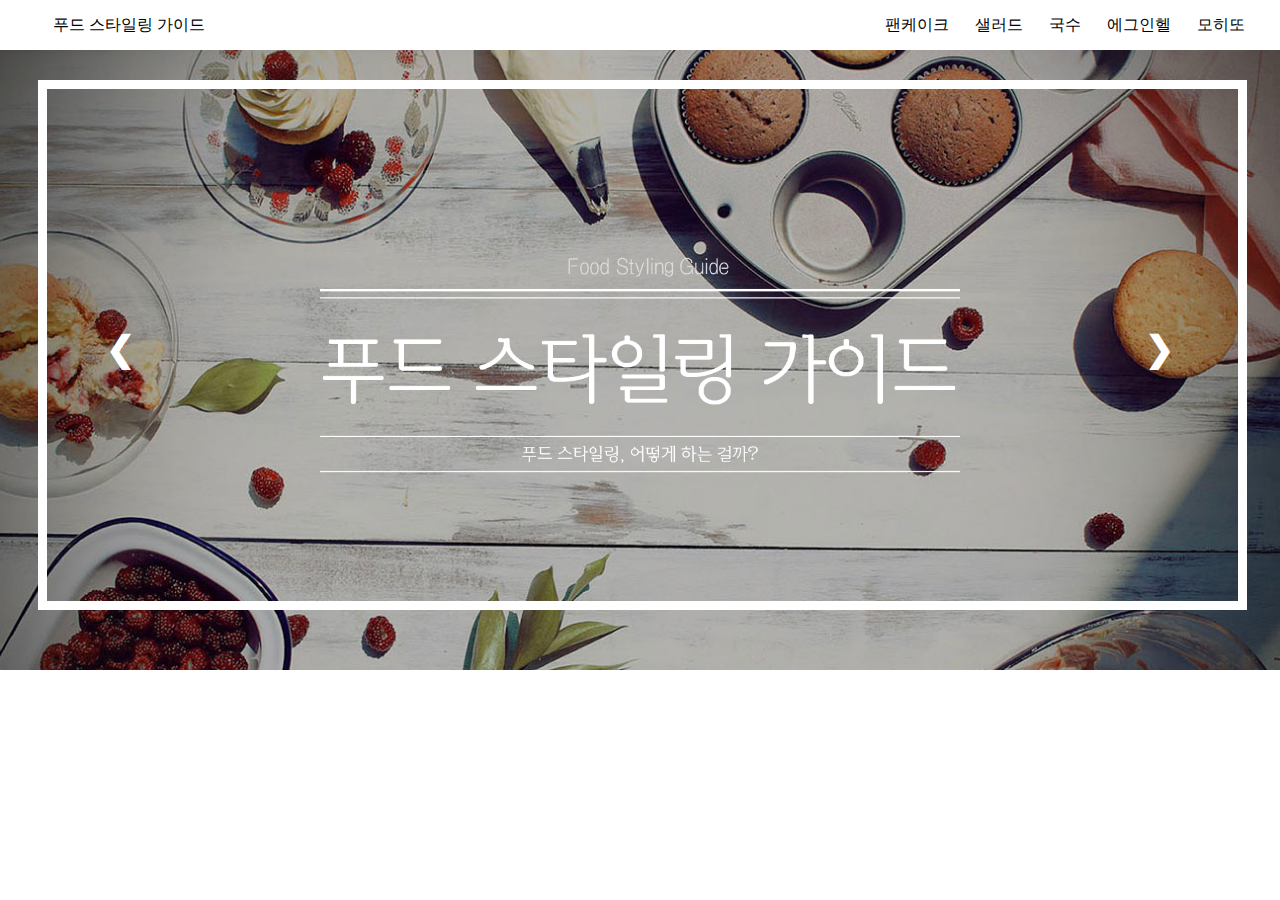
<file: index.html>
<!DOCTYPE html1>
<head>
	<meta charset="utf-8">
	<title>푸드 스타일링 가이드</title>
  <meta name="viewport" content="width=device-width, initial-scale=1.0, maximum-scale=1.0, minimum-scale=1.0">
	<meta property="og:url" content="http://village30.cafe24.com">
<meta property="og:type" content="website">
<meta property="og:title" content="푸드 스타일링-어떻게 하는 걸까?">
<meta property="og:image" content="./img/img-00.jpg">
<meta property="og:description" content="푸드스타일링이 무엇인지, 어떻게 하는지 궁금한 사람들을 위한 푸드스타일링 가이드"> 
<link href='//spoqa.github.io/spoqa-han-sans/css/SpoqaHanSans-kr.css' rel='stylesheet' type='text/css'>
</head>
<body>
<div class="wrap">
<nav>

        <div>
          <svg id="menu-icon" fill="#000000" height="40" viewBox="0 0 24 24" width="40" xmlns="http://www.w3.org/2000/svg" onclick="nav.style.left = '0px';">
          <path d="M0 0h24v24H0z" fill="none"/>
          <path d="M3 18h18v-2H3v2zm0-5h18v-2H3v2zm0-7v2h18V6H3z"/>
      </svg>

           <a href="./index.html" target="_self">푸드 스타일링 가이드</a>
        </div>
        <ul id="nav">
           <li><svg id="close" fill="gray" height="30" viewBox="0 0 24 24" width="30" xmlns="http://www.w3.org/2000/svg" onclick="nav.style.left='-250px';">Close
           <path d="M19 6.41L17.59 5 12 10.59 6.41 5 5 6.41 10.59 12 5 17.59 6.41 19 12 13.41 17.59 19 19 17.59 13.41 12z"/>
           <path d="M0 0h24v24H0z" fill="none"/>
           </svg></li>
           <li><a href="./index2.html" target="_self">팬케이크</a></li>
           <li><a href="./doc1.html" target="_self">샐러드</a></li>
           <li><a href="./doc2.html" target="_self">국수</a></li>
           <li><a href="./doc3.html" target="_self">에그인헬</a></li>
           <li><a href="./doc4.html" target="_self">모히또</a></li>
        </ul>
        </nav>
</div>
<header>
<div class="box">
<div class="slideshow-container"> 
<a href="./index.html" target="_self">
  <div class="mySlides fade">
    <div class="numbertext"></div>
    <img src="./img/img-18.jpg" style="width:100%">
    <div class="text"><img src="./img/logo.png" style="width:50%;animation-name: example;
      animation-duration:3s;"></div></a>
  </div>

<a href="./index2.html" target="_self">
  <div class="mySlides fade">
    <div class="numbertext"></div>
    <img src="./img/img-19.jpg" style="width:100%">
    <div class="text"><img src="./img/logo.png" style="width:50%"></div></a>
  </div>

<a href="./doc1.html" target="_self">
  <div class="mySlides fade">
    <div class="numbertext"></div>
    <img src="./img/img-23.jpg" style="width:100%">
    <div class="text"><img src="./img/logo.png" style="width:50%"></div></a>
  </div>  

<a href="./doc2.html" target="_self">
  <div class="mySlides fade">
    <div class="numbertext"></div>
    <img src="./img/img-22.jpg" style="width:100%">
    <div class="text"><img src="./img/logo.png" style="width:50%"></div></a>
  </div>

<a href="./doc3.html" target="_self">
  <div class="mySlides fade">
    <div class="numbertext"></div>
    <img src="./img/img-20.jpg" style="width:100%">
    <div class="text"><img src="./img/logo.png" style="width:50%"></div></a>
  </div>

<a href="./doc4.html" target="_self">
  <div class="mySlides fade">
    <div class="numbertext"></div>
    <img src="./img/img-21.jpg" style="width:100%">
    <div class="text"><img src="./img/logo.png" style="width:50%"></div></a>
  </div>

  <a class="prev" onclick="plusSlides(-1)">&#10094;</a>
  <a class="next" onclick="plusSlides(1)">&#10095;</a>
</div>
</div>
<script>
var slideIndex = 1;
showSlides(slideIndex);

function plusSlides(n) {
  showSlides(slideIndex += n);
}

function currentSlide(n) {
  showSlides(slideIndex = n);
}

function showSlides(n) {
  var i;
  var slides = document.getElementsByClassName("mySlides");
  var dots = document.getElementsByClassName("dot");
  if (n > slides.length) {slideIndex = 1}    
  if (n < 1) {slideIndex = slides.length}
  for (i = 0; i < slides.length; i++) {
      slides[i].style.display = "none";  
  }
  for (i = 0; i < dots.length; i++) {
      dots[i].className = dots[i].className.replace(" active", "");
  }
  slides[slideIndex-1].style.display = "block";  
  dots[slideIndex-1].className += " active";
}
</script>
</header>
</body>
<style>
*{font-family: 'Spoqa Han Sans', 'Sans-serif'; }
body, ul {margin: 0; padding: 0;}
div.wrap{width:100%;margin:auto;}
    nav { background: white; margin:0 auto; margin-bottom: 1em; }
    nav{width: 100%; position:fixed; background: white; height: 50px; margin-bottom: 0;top:0px; left: 0px;z-index: 9999;}
    nav a{text-decoration: none; color:black; height: 40px; line-height: 40px; background: none; display: block; padding-top: 5px; padding-left: 5px; padding-right: 5px; font-weight: regular;float: left;margin-right: 1em; }
    nav a:hover{ color: lightgrey; border-bottom: 3px solid lightgrey; }
    nav ul{list-style-type: none; float:right;  text-align:center; width: 400px;}
    nav div a{margin-left: 3em;text-align: right;}
    nav #menu-icon{display: none; float: left; position: absolute; margin:7px;}
    nav #close{display: none;}
    nav li:first-child{display: none; }

* {box-sizing:border-box}
.mySlides {display:none; }

/* Slideshow container */
.slideshow-container {
  max-width: 2000px;
  max-height:980px;
  overflow: hidden; 
  position: relative;
  margin: auto;


}

/* Next & previous buttons */
.prev, .next {
  cursor: pointer;
  position: absolute;
  top: 50%;
  width: auto;
  padding: 16px;
  margin-top: -22px;
  color: white;
  font-weight: 700;
  font-size: 35px;
  transition: 0.6s ease;
  border-radius: 0 3px 3px 0;
}

/* Position the "next button" to the right */
.next {
  right: 90px;
  border-radius: 3px 0 0 3px;
}

/* Position the "previous button" to the left */
.prev {
  left: 90px;
  border-radius: 3px 0 0 3px;
}


/* On hover, add a black background color with a little bit see-through */
.prev:hover, .next:hover {
  background-color: black(0,0,0,0.3);
}

/* Caption text */
.text {
  top: 34%;  
  position: absolute;
  width: 100%;
  text-align: center;
}

/* Number text (1/3 etc) */
.numbertext {
font-size: 3.5em;   
  color: blue; 
  font-weight: bold;
  position: absolute;
  top: 10%;
  width: calc(100%-6%);
  margin-top:1%;
  margin-left:3%;
  margin-bottom:2%;
  margin-right:3%;
  text-align: center;
  padding-top: 20%;
  padding-right: 46%;
  padding-left: 47%;
  padding-bottom: 23%;
  border: 9px solid white;
}


/* Fading animation */
.fade {
  -webkit-animation-name: fade;
  -webkit-animation-duration: 1.5s;
  animation-name: fade;
  animation-duration: 1.5s;
}

@-webkit-keyframes fade {
  from {opacity: .4} 
  to {opacity: 1}
}

@keyframes fade {
  from {opacity: .4} 
  to {opacity: 1}
}
@keyframes example {
      from {opacity: 0;}
      to {opacity: 1;}
}


/* On smaller screens, decrease text size */
@media only screen and (max-width: 300px) {
  .prev, .next,.text {font-size: 11px}
}
/* Mobile */
@media all
  and (max-width: 600px){
    div.wrap{width:100%;}
     nav{width: 600px; position: absolute; top: 0; left: 0;height: 50px;}
     nav #menu-icon{float: left; cursor: pointer; display: block; left: 0; }
     nav a{float: left; font-size: 1em; margin-left: 1em; text-align: center;}  
     nav div a{ font-size: 1em;}
     nav ul{ transition: all 1s;
             -webkit-transition: all 1s;
             background:white; width:150px; 
             position: absolute; top: 50px;float: left;height: 250px;left: -200px; } 
     nav #close{float: right; display: block; margin: 7px;}
     nav #close-button{ float: right; margin:2px; }
     nav li:first-child{display: block; text-align:right; }
     .prev, .next {font-size: 1.5em; top: 60%;padding: 5px;}
     .prev{left:5%;}
     .next{right:5%;}
     .text{top: 48%;  }
     .numbertext{top: 30%;padding-bottom: 18%;border: 4px solid white;}
     .slideshow-container{}
} 

/* Tablet */
@media all and (min-width: 601px) and (max-width: 1024px){
     nav{width: 100%; position: fixed; height: 50px;}
     nav a{font-size: 1em;}  
     nav div a{font-size: 1em; margin-left: 1em;}
     .prev, .next {font-size: 2em; top: 60%;padding: 5px;}
     .prev{left:10%;}
     .next{right:10%;}
     .text{top: 48%;}
     .numbertext{top: 25%;padding-bottom: 23%;border: 7px solid white;}
     .slideshow-container{}
     main{width:calc(100% - 3em); margin-right: 2em; margin-left: 1em;float: left;}
     header .top {padding-left: 1.5em;}
     footer{width:calc(100% - 2em);margin:3em 1em;}

} 
/* 1366 */
@media all and (min-width: 1025px) and (max-width: 1366px){
      .slideshow-container { max-height:670px; overflow: hidden;}
      .text{top: 38%; }
      .numbertext{padding-bottom: 20%;}
} 
</style>
</file>
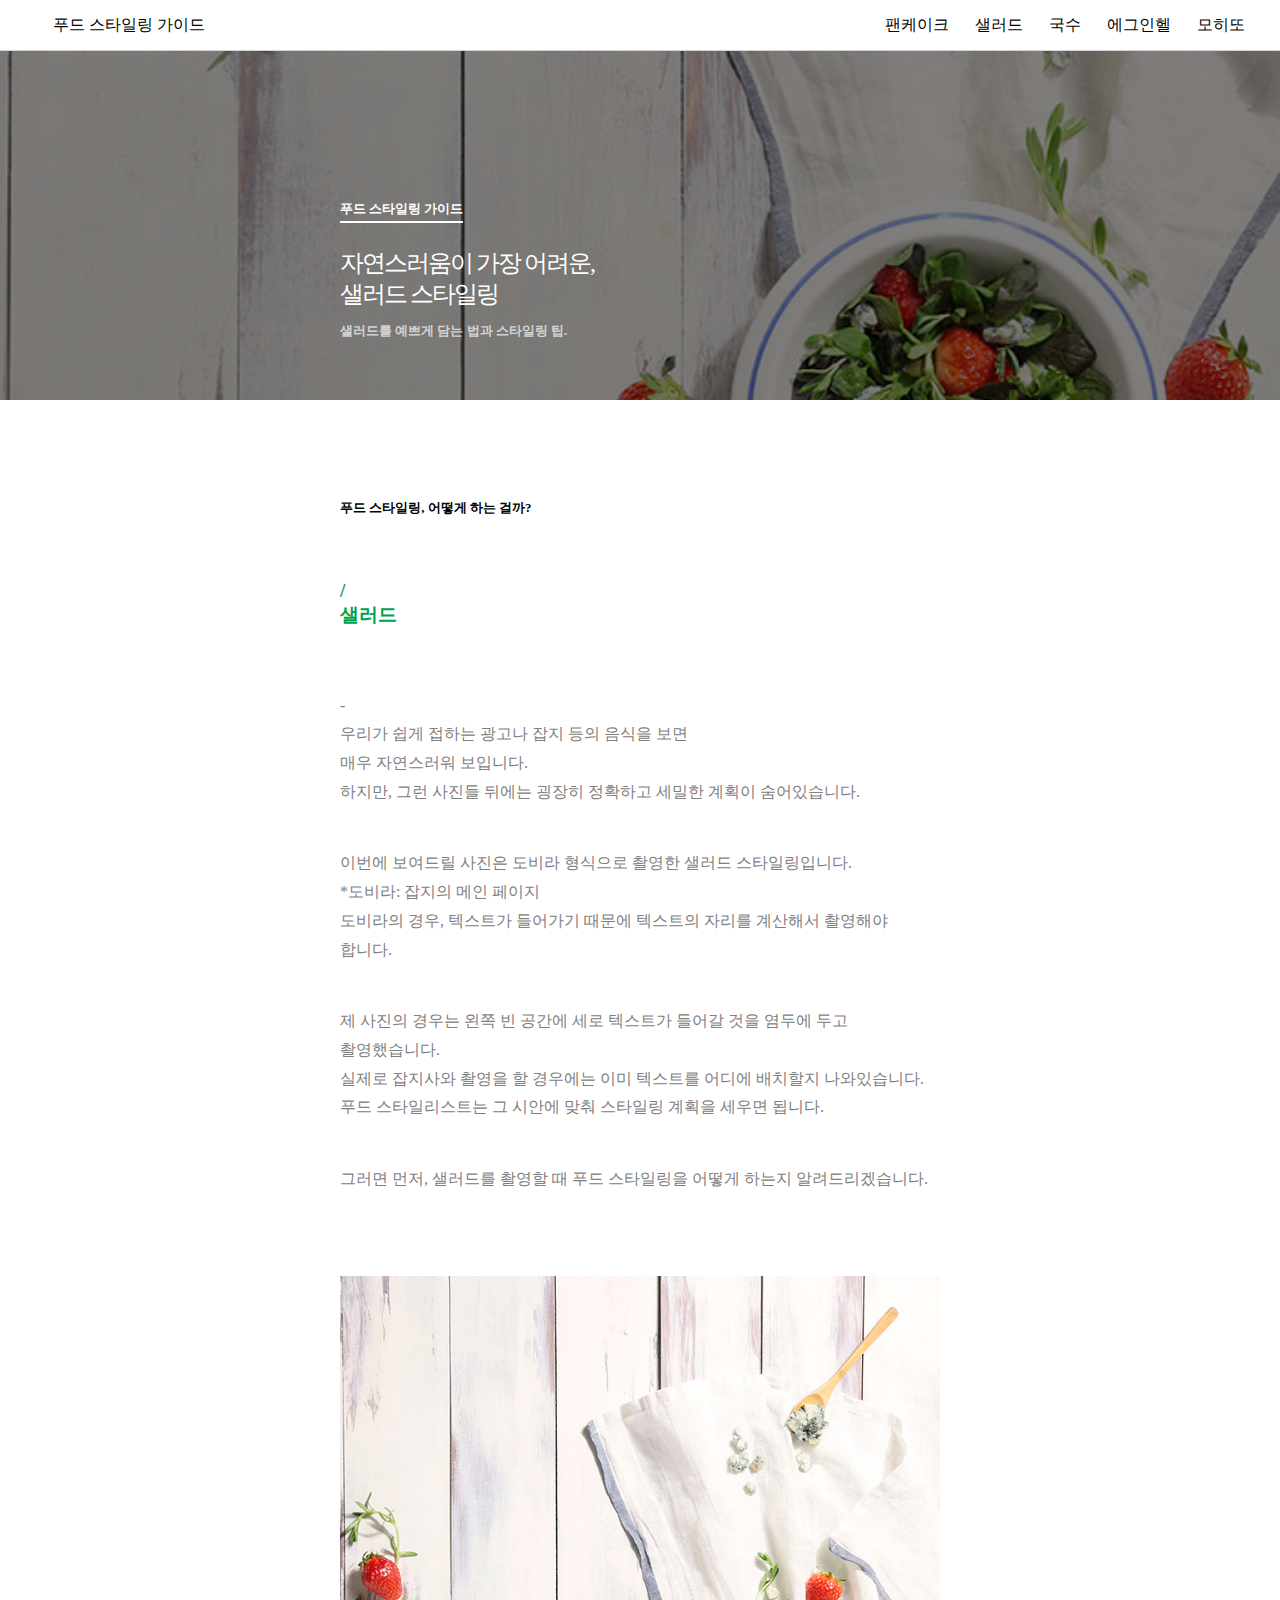
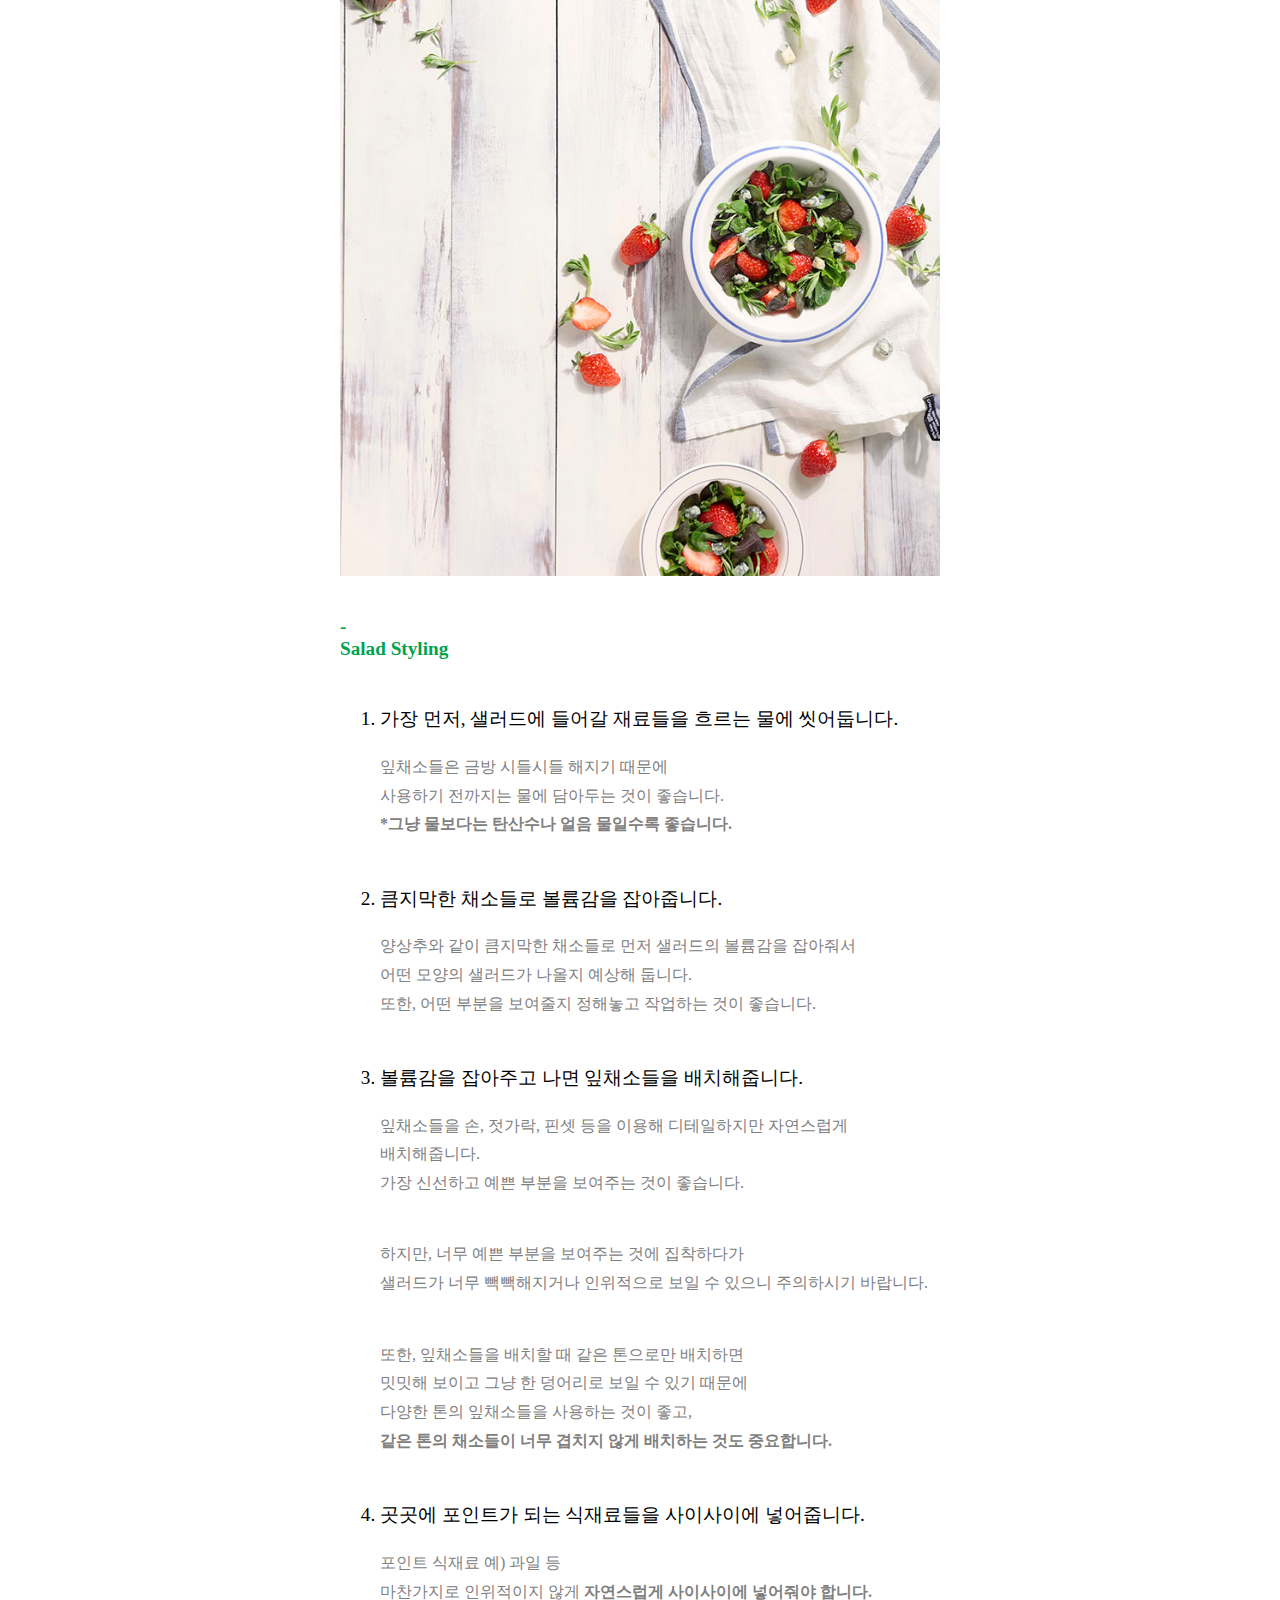
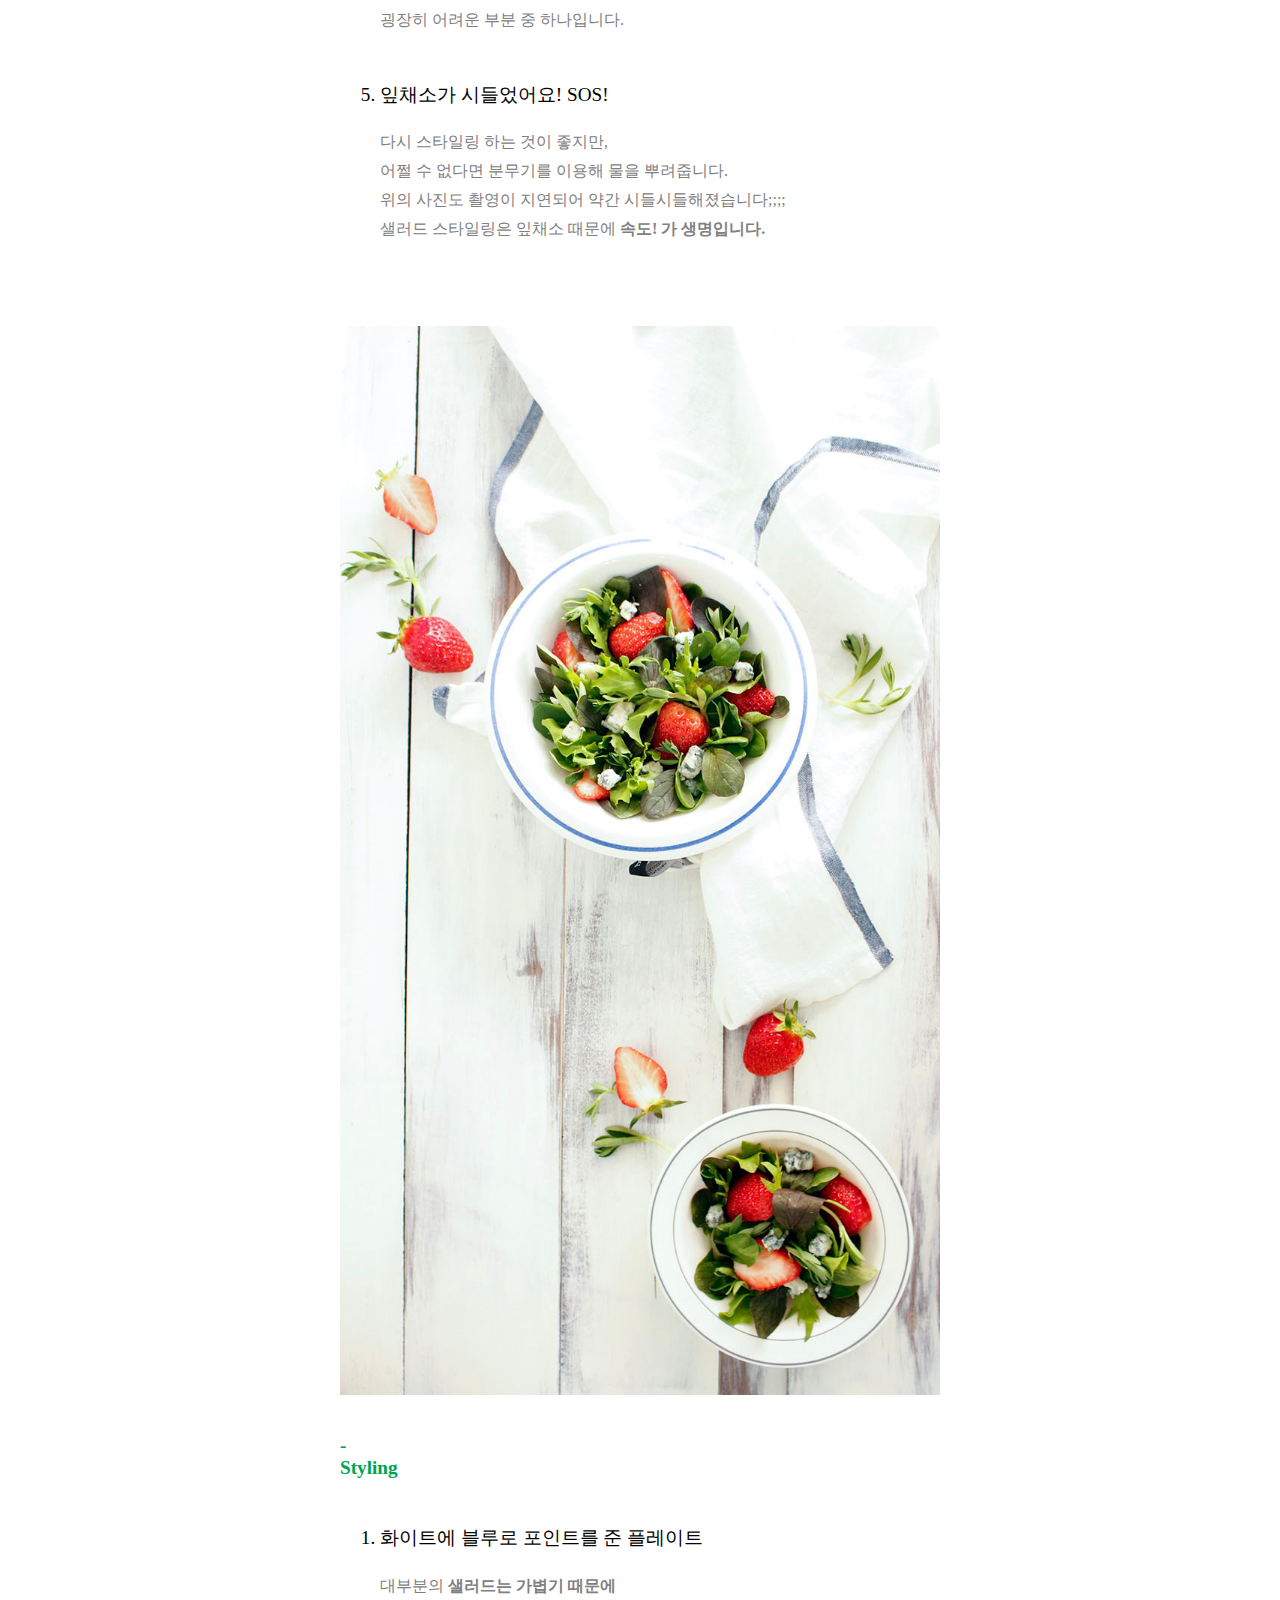
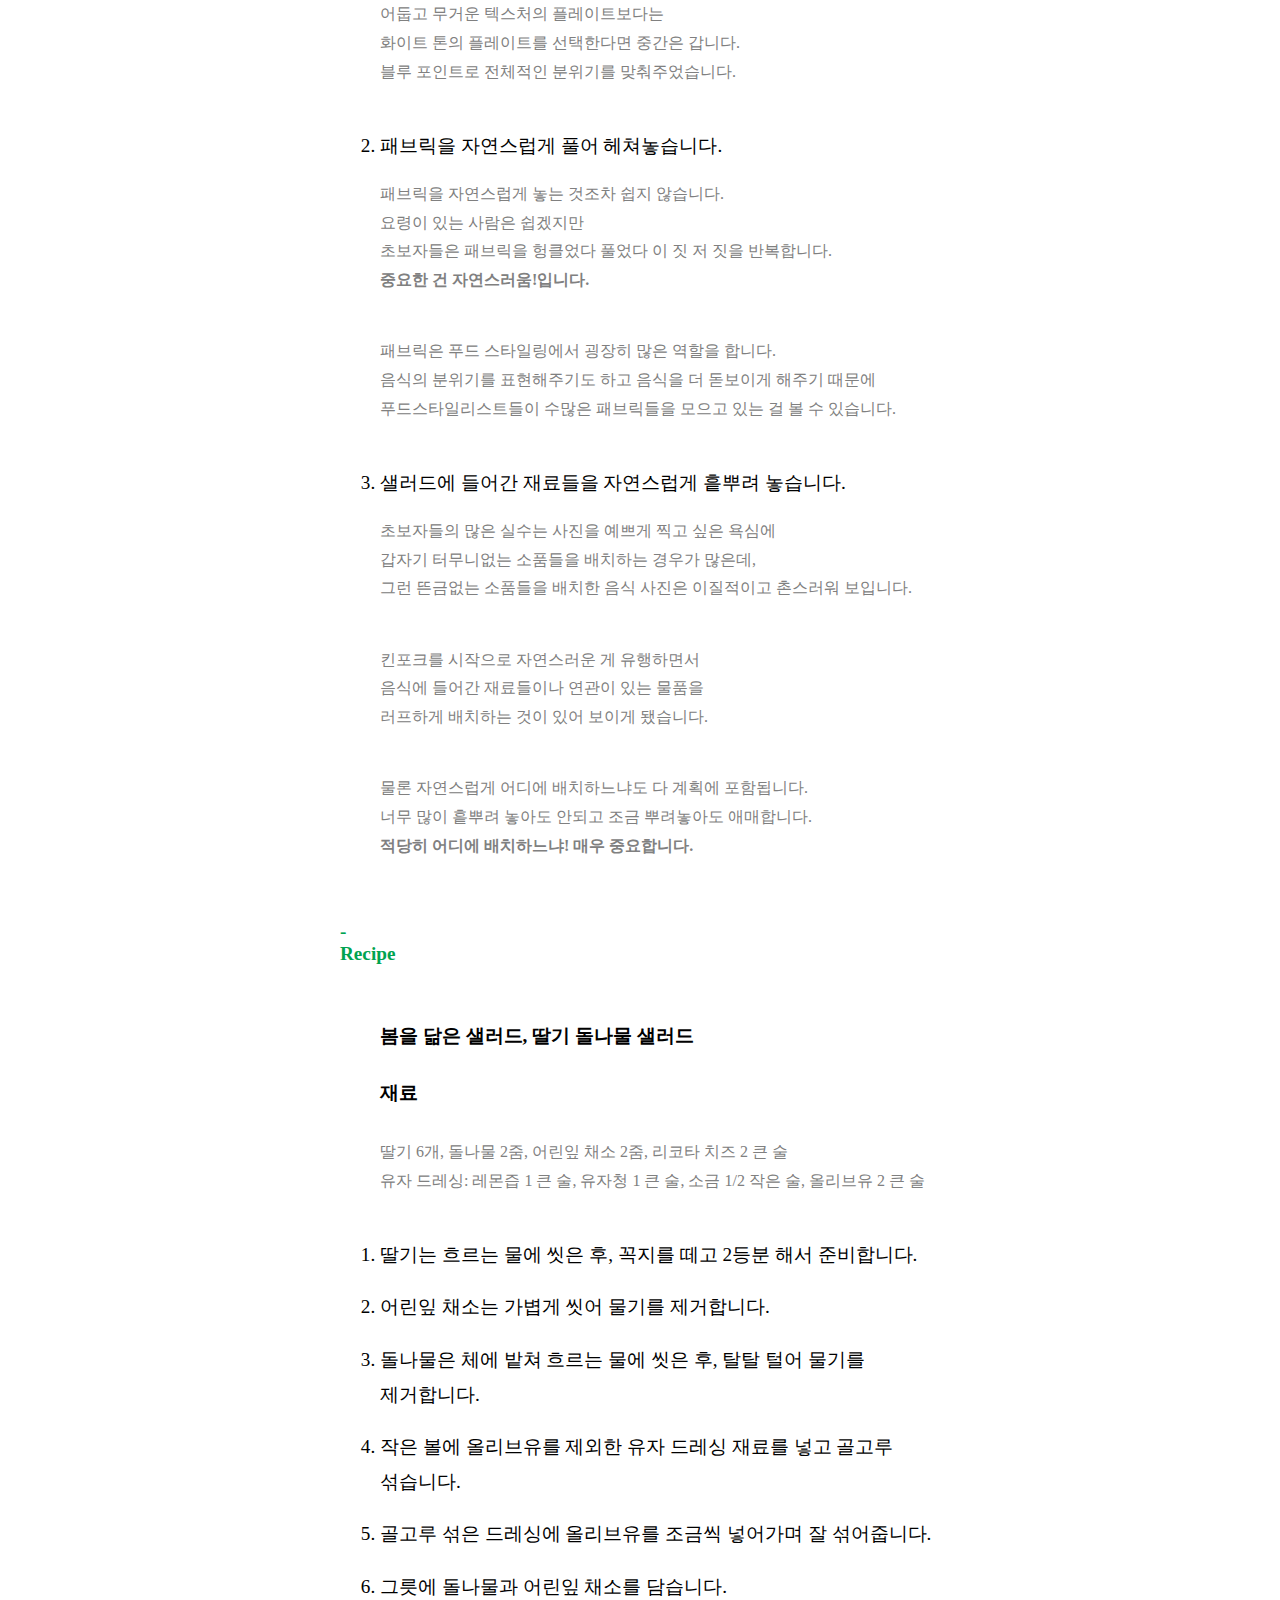
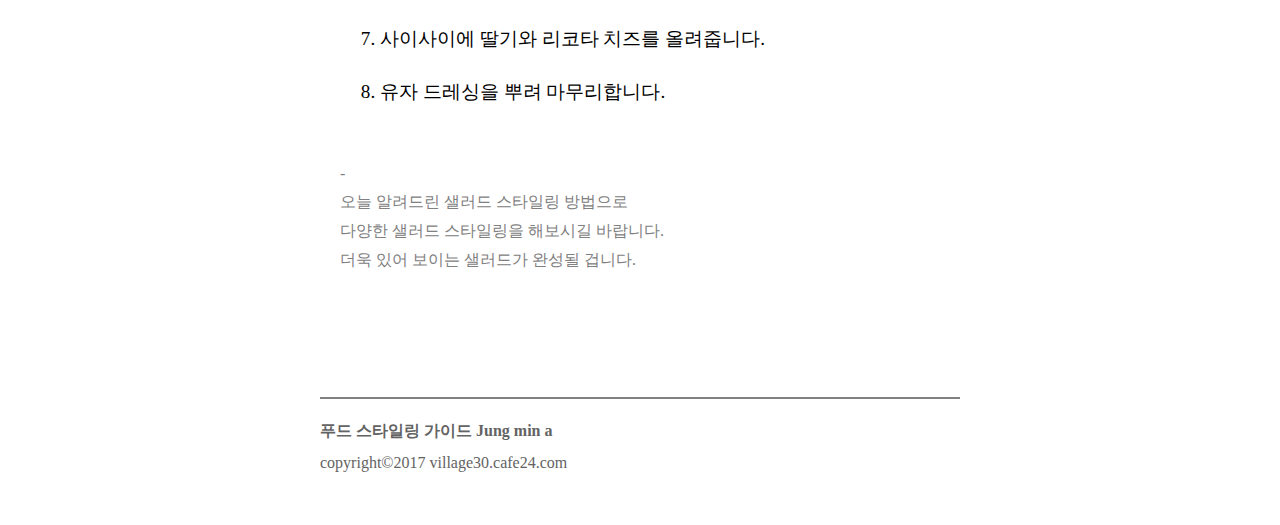
<file: doc1.html>
<!DOCTYPE html1>
<head>
	<meta charset="utf-8">
	<title>샐러드</title>
		<meta name="viewport" content="width=device-width, initial-scale=1.0, maximum-scale=1.0, minimum-scale=1.0">
		<meta property="og:url" content="http://village30.cafe24.com">
		<meta property="og:type" content="website">
		<meta property="og:title" content="푸드 스타일링-어떻게 하는 걸까?">
		<meta property="og:image" content="./img/img-07.JPG">
		<meta property="og:description" content="푸드스타일링이 무엇인지, 어떻게 하는지 궁금한 사람들을 위한 푸드스타일링 가이드">
		<link href='//spoqa.github.io/spoqa-han-sans/css/SpoqaHanSans-kr.css' rel='stylesheet' type='text/css'> 
    	<link rel='stylesheet' href='./style1.css'>
    	<style>html { font-family: 'Spoqa Han Sans', 'Sans-serif'; }</style>
</head>
<body>
<div class="wrap">
<nav>

        <div>
          <svg id="menu-icon" fill="#000000" height="40" viewBox="0 0 24 24" width="40" xmlns="http://www.w3.org/2000/svg" onclick="nav.style.left = '0px';">
          <path d="M0 0h24v24H0z" fill="none"/>
          <path d="M3 18h18v-2H3v2zm0-5h18v-2H3v2zm0-7v2h18V6H3z"/>
      </svg>

           <a href="./index.html" target="_self">푸드 스타일링 가이드</a>
        </div>
        <ul id="nav">
           <li><svg id="close" fill="gray" height="30" viewBox="0 0 24 24" width="30" xmlns="http://www.w3.org/2000/svg" onclick="nav.style.left='-250px';">Close
           <path d="M19 6.41L17.59 5 12 10.59 6.41 5 5 6.41 10.59 12 5 17.59 6.41 19 12 13.41 17.59 19 19 17.59 13.41 12z"/>
           <path d="M0 0h24v24H0z" fill="none"/>
           </svg></li>
           <li><a href="./index2.html" target="_self">팬케이크</a></li>
           <li><a href="./doc1.html" target="_self">샐러드</a></li>
           <li><a href="./doc2.html" target="_self">국수</a></li>
           <li><a href="./doc3.html" target="_self">에그인헬</a></li>
           <li><a href="./doc4.html" target="_self">모히또</a></li>
        </ul>
        </nav>
</div>
<header style="background: url('./img/img-08.jpg');background-size: 100%; ">
	<div class="bottom"></div>
	<div class="top">
		<h2><em>푸드 스타일링 가이드</em></h2>
		<h1>자연스러움이 가장 어려운,<br>샐러드 스타일링</h1>
		<p>샐러드를 예쁘게 담는 법과 스타일링 팁.</p>
	</div>
</header>

<main>
<h2>푸드 스타일링, 어떻게 하는 걸까?</h2>

<h4 style="color: #00a350;">/<br>샐러드</h4>

<p>-<br>
우리가 쉽게 접하는 광고나 잡지 등의 음식을 보면<br>
매우 자연스러워 보입니다.<br>
하지만, 그런 사진들 뒤에는 굉장히 정확하고 세밀한 계획이 숨어있습니다.<br></p>

<p>이번에 보여드릴 사진은 도비라 형식으로 촬영한 샐러드 스타일링입니다.<br>
*도비라: 잡지의 메인 페이지<br>
도비라의 경우, 텍스트가 들어가기 때문에 텍스트의 자리를 계산해서 촬영해야 합니다.</p>
<p>제 사진의 경우는 왼쪽 빈 공간에 세로 텍스트가 들어갈 것을 염두에 두고 촬영했습니다.<br>
실제로 잡지사와 촬영을 할 경우에는 이미 텍스트를 어디에 배치할지 나와있습니다.<br>
푸드 스타일리스트는 그 시안에 맞춰 스타일링 계획을 세우면 됩니다.<br>
</p>

<p>그러면 먼저, 샐러드를 촬영할 때 푸드 스타일링을 어떻게 하는지 알려드리겠습니다.</p> 
<img src="./img/img-06.jpg">
<h1 style="color: #00a350;">-<br>Salad Styling</h1>
	<ol>
	<li> 가장 먼저, 샐러드에 들어갈 재료들을 흐르는 물에 씻어둡니다.</li>
<p>잎채소들은 금방 시들시들 해지기 때문에<br>
사용하기 전까지는 물에 담아두는 것이 좋습니다.<br>
<strong>*그냥 물보다는 탄산수나 얼음 물일수록 좋습니다.</strong></p>

<li> 큼지막한 채소들로 볼륨감을 잡아줍니다.</li>
<p>양상추와 같이 큼지막한 채소들로 먼저 샐러드의 볼륨감을 잡아줘서<br>
어떤 모양의 샐러드가 나올지 예상해 둡니다.<br>
또한, 어떤 부분을 보여줄지 정해놓고 작업하는 것이 좋습니다.</p>

<li> 볼륨감을 잡아주고 나면 잎채소들을 배치해줍니다.</li>
<p>잎채소들을 손, 젓가락, 핀셋 등을 이용해 디테일하지만 자연스럽게 배치해줍니다.<br>
가장 신선하고 예쁜 부분을 보여주는 것이 좋습니다.</p>

<p>하지만, 너무 예쁜 부분을 보여주는 것에 집착하다가 <br>
샐러드가 너무 빽빽해지거나 인위적으로 보일 수 있으니 주의하시기 바랍니다.</p>


<p>또한, 잎채소들을 배치할 때 같은 톤으로만 배치하면<br> 
밋밋해 보이고 그냥 한 덩어리로 보일 수 있기 때문에 <br>
다양한 톤의 잎채소들을 사용하는 것이 좋고,<br>
<strong>같은 톤의 채소들이 너무 겹치지 않게 배치하는 것도 중요합니다.</strong>
</p>

<li> 곳곳에 포인트가 되는 식재료들을 사이사이에 넣어줍니다.</li> 
<p>포인트 식재료 예) 과일 등<br>
마찬가지로 인위적이지 않게 <strong>자연스럽게 사이사이에 넣어줘야 합니다.</strong><br>
굉장히 어려운 부분 중 하나입니다.</p>

<li> 잎채소가 시들었어요! SOS!</li>
<p>다시 스타일링 하는 것이 좋지만,<br>
어쩔 수 없다면 분무기를 이용해 물을 뿌려줍니다.<br>
위의 사진도 촬영이 지연되어 약간 시들시들해졌습니다;;;;<br>
샐러드 스타일링은 잎채소 때문에 <strong> 속도! 가 생명입니다.</strong>
</p>
</ol>
<img src="./img/img-07.JPG">
<h1 style="color: #00a350;">-<br>Styling</h1>
	<ol>
	<li> 화이트에 블루로 포인트를 준 플레이트</li>
<p>대부분의 <strong>샐러드는 가볍기 때문에</strong><br> 
어둡고 무거운 텍스처의 플레이트보다는<br> 
화이트 톤의 플레이트를 선택한다면 중간은 갑니다.<br>
블루 포인트로 전체적인 분위기를 맞춰주었습니다.</p>
<li> 패브릭을 자연스럽게 풀어 헤쳐놓습니다.</li>
<p>패브릭을 자연스럽게 놓는 것조차 쉽지 않습니다. <br>
요령이 있는 사람은 쉽겠지만 <br>
초보자들은 패브릭을 헝클었다 풀었다 이 짓 저 짓을 반복합니다.<br>
<strong>중요한 건 자연스러움!입니다.</strong> </p>
<p>패브릭은 푸드 스타일링에서 굉장히 많은 역할을 합니다.<br>
음식의 분위기를 표현해주기도 하고 음식을 더 돋보이게 해주기 때문에<br>
푸드스타일리스트들이 수많은 패브릭들을 모으고 있는 걸 볼 수 있습니다.<br></p>
<li> 샐러드에 들어간 재료들을 자연스럽게 흩뿌려 놓습니다.</li>
<p>초보자들의 많은 실수는 사진을 예쁘게 찍고 싶은 욕심에<br>
갑자기 터무니없는 소품들을 배치하는 경우가 많은데,<br>
그런 뜬금없는 소품들을 배치한 음식 사진은 이질적이고 촌스러워 보입니다.</p>

<p>킨포크를 시작으로 자연스러운 게 유행하면서<br>
음식에 들어간 재료들이나 연관이 있는 물품을 <br>
러프하게 배치하는 것이 있어 보이게 됐습니다.</p>

<p>물론 자연스럽게 어디에 배치하느냐도 다 계획에 포함됩니다.<br>
너무 많이 흩뿌려 놓아도 안되고 조금 뿌려놓아도 애매합니다.<br>
<strong>적당히 어디에 배치하느냐! 매우 중요합니다.</strong> </p>
</ol>
<br>
<h1 style="color: #00a350;">-<br>Recipe</h1>
<ol>
<h5>봄을 닮은 샐러드, 딸기 돌나물 샐러드</h5>
<h5>재료</h5>
<p>딸기 6개, 돌나물 2줌, 어린잎 채소 2줌, 리코타 치즈 2 큰 술<br>
유자 드레싱: 레몬즙 1 큰 술, 유자청 1 큰 술, 소금 1/2 작은 술, 올리브유 2 큰 술
</p>
<li> 딸기는 흐르는 물에 씻은 후, 꼭지를 떼고 2등분 해서 준비합니다.</li>
<br>
<li> 어린잎 채소는 가볍게 씻어 물기를 제거합니다.</li>
<br>
<li> 돌나물은 체에 밭쳐 흐르는 물에 씻은 후, 탈탈 털어 물기를 제거합니다.</li>
<br>
<li> 작은 볼에 올리브유를 제외한 유자 드레싱 재료를 넣고 골고루 섞습니다.</li>
<br>
<li> 골고루 섞은 드레싱에 올리브유를 조금씩 넣어가며 잘 섞어줍니다.</li>
<br>
<li> 그릇에 돌나물과 어린잎 채소를 담습니다.</li>
<br>
<li> 사이사이에 딸기와 리코타 치즈를 올려줍니다. </li>
<br>
<li> 유자 드레싱을 뿌려 마무리합니다. </li>
</ol>
<br>
<p>-<br>
오늘 알려드린 샐러드 스타일링 방법으로<br> 
다양한 샐러드 스타일링을 해보시길 바랍니다.<br>
더욱 있어 보이는 샐러드가 완성될 겁니다.</p> 
</main>
<footer>
		<hr>
	<p><span>푸드 스타일링 가이드 Jung min a</span><br>
	copyright&copy;2017 <a href="http://village30.cafe24.com">village30.cafe24.com</a></p> 
</footer>
</file>
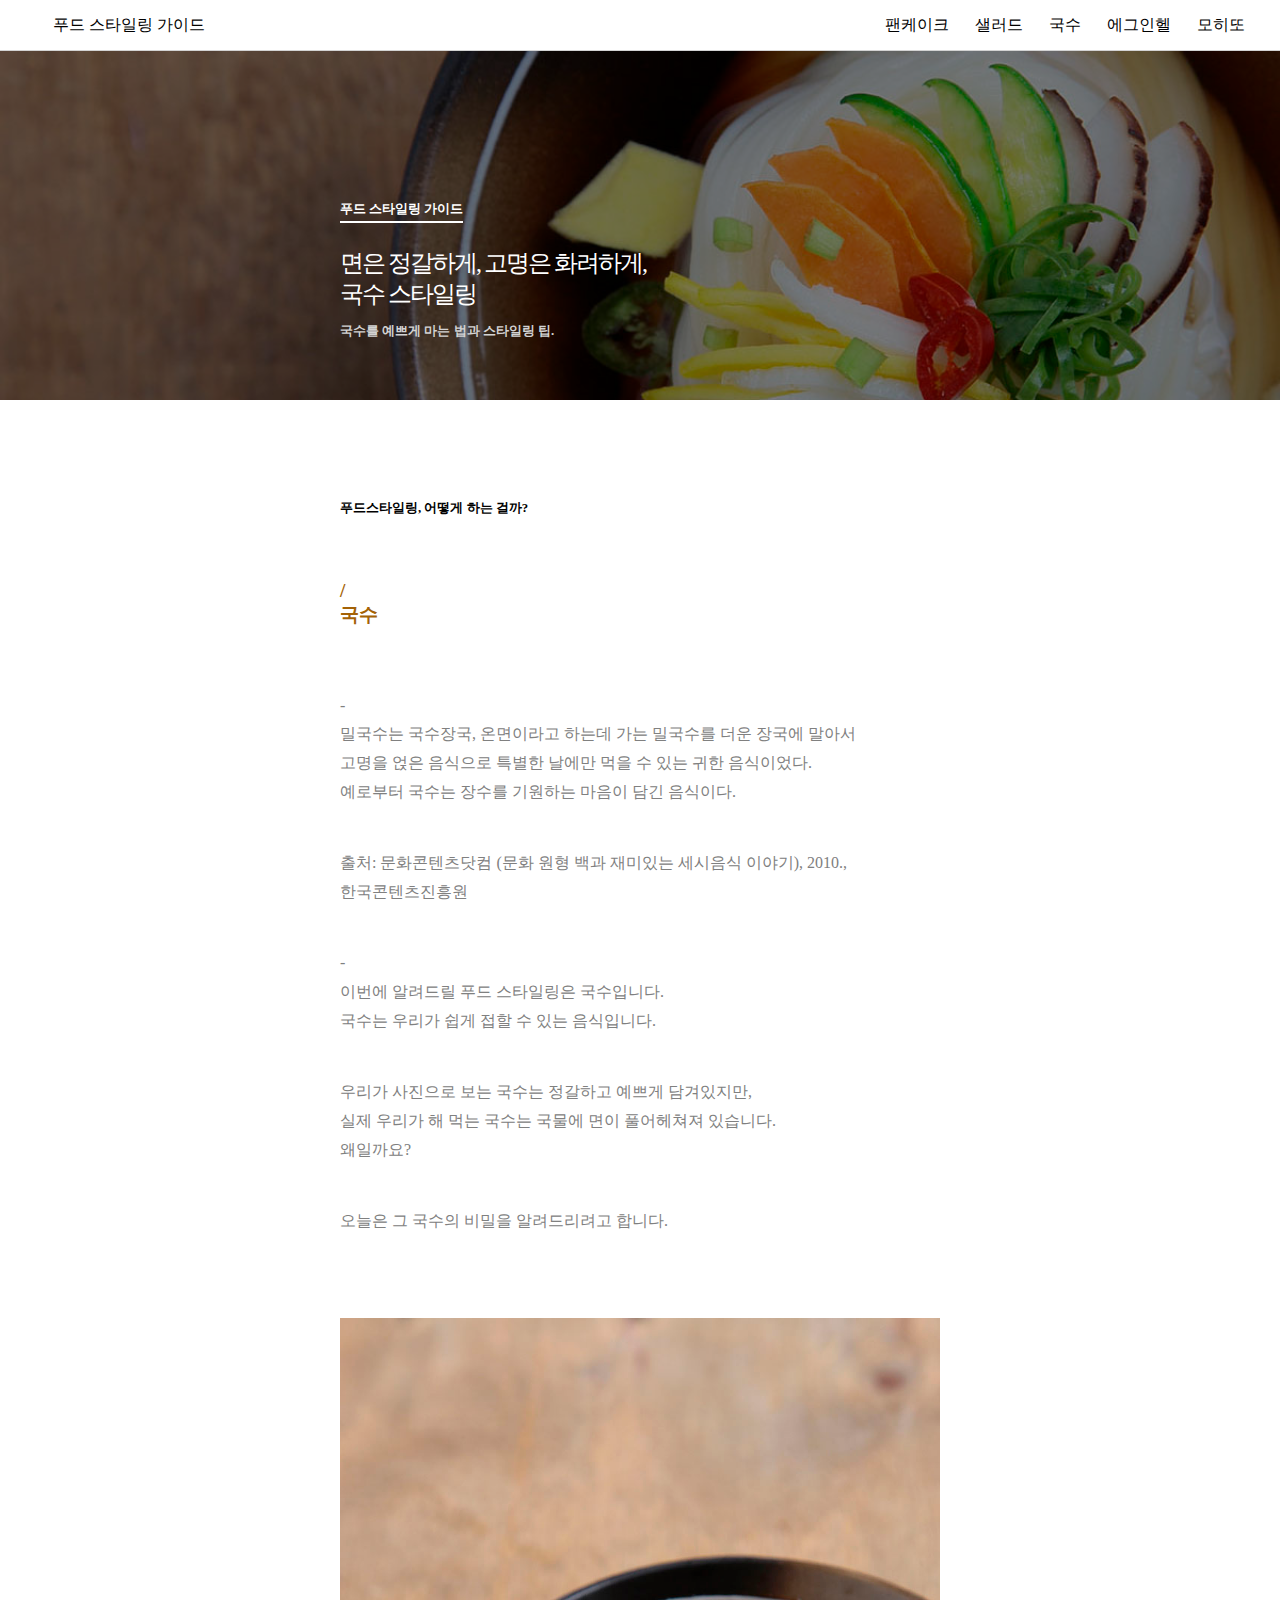
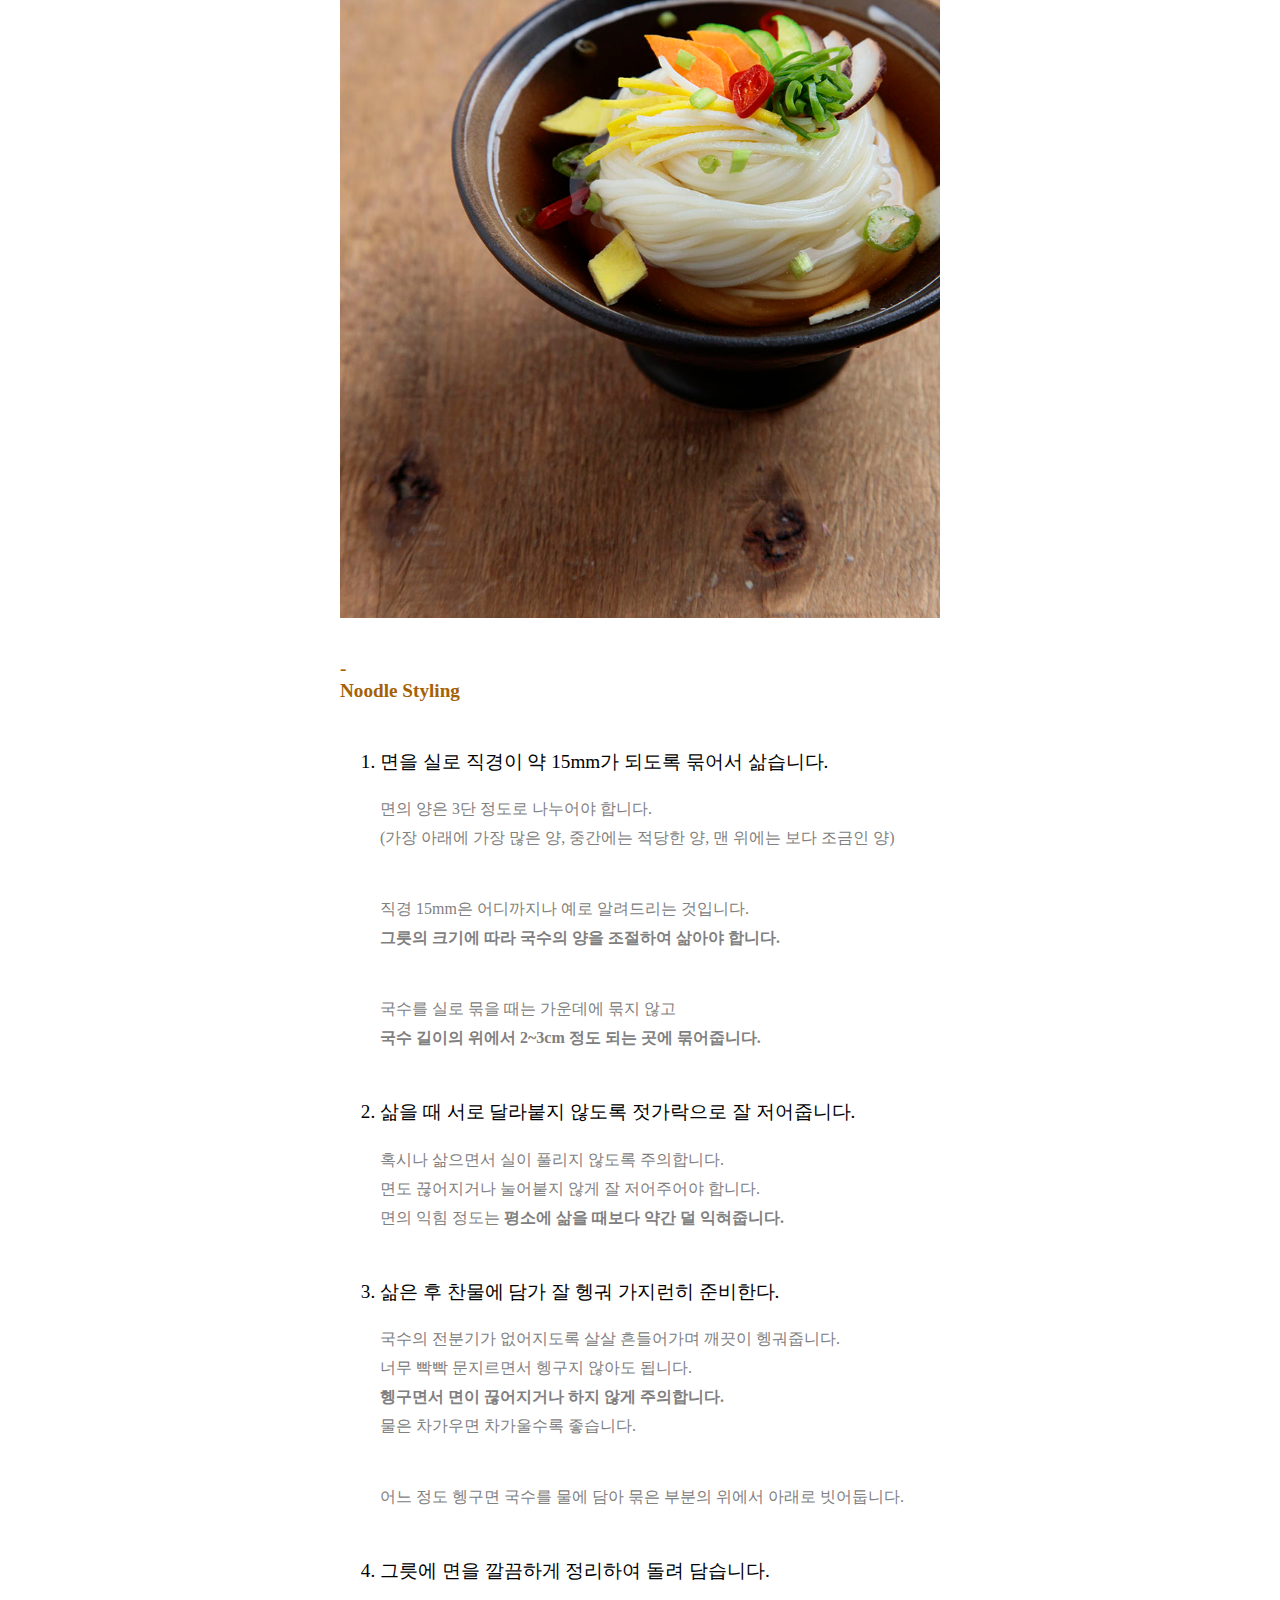
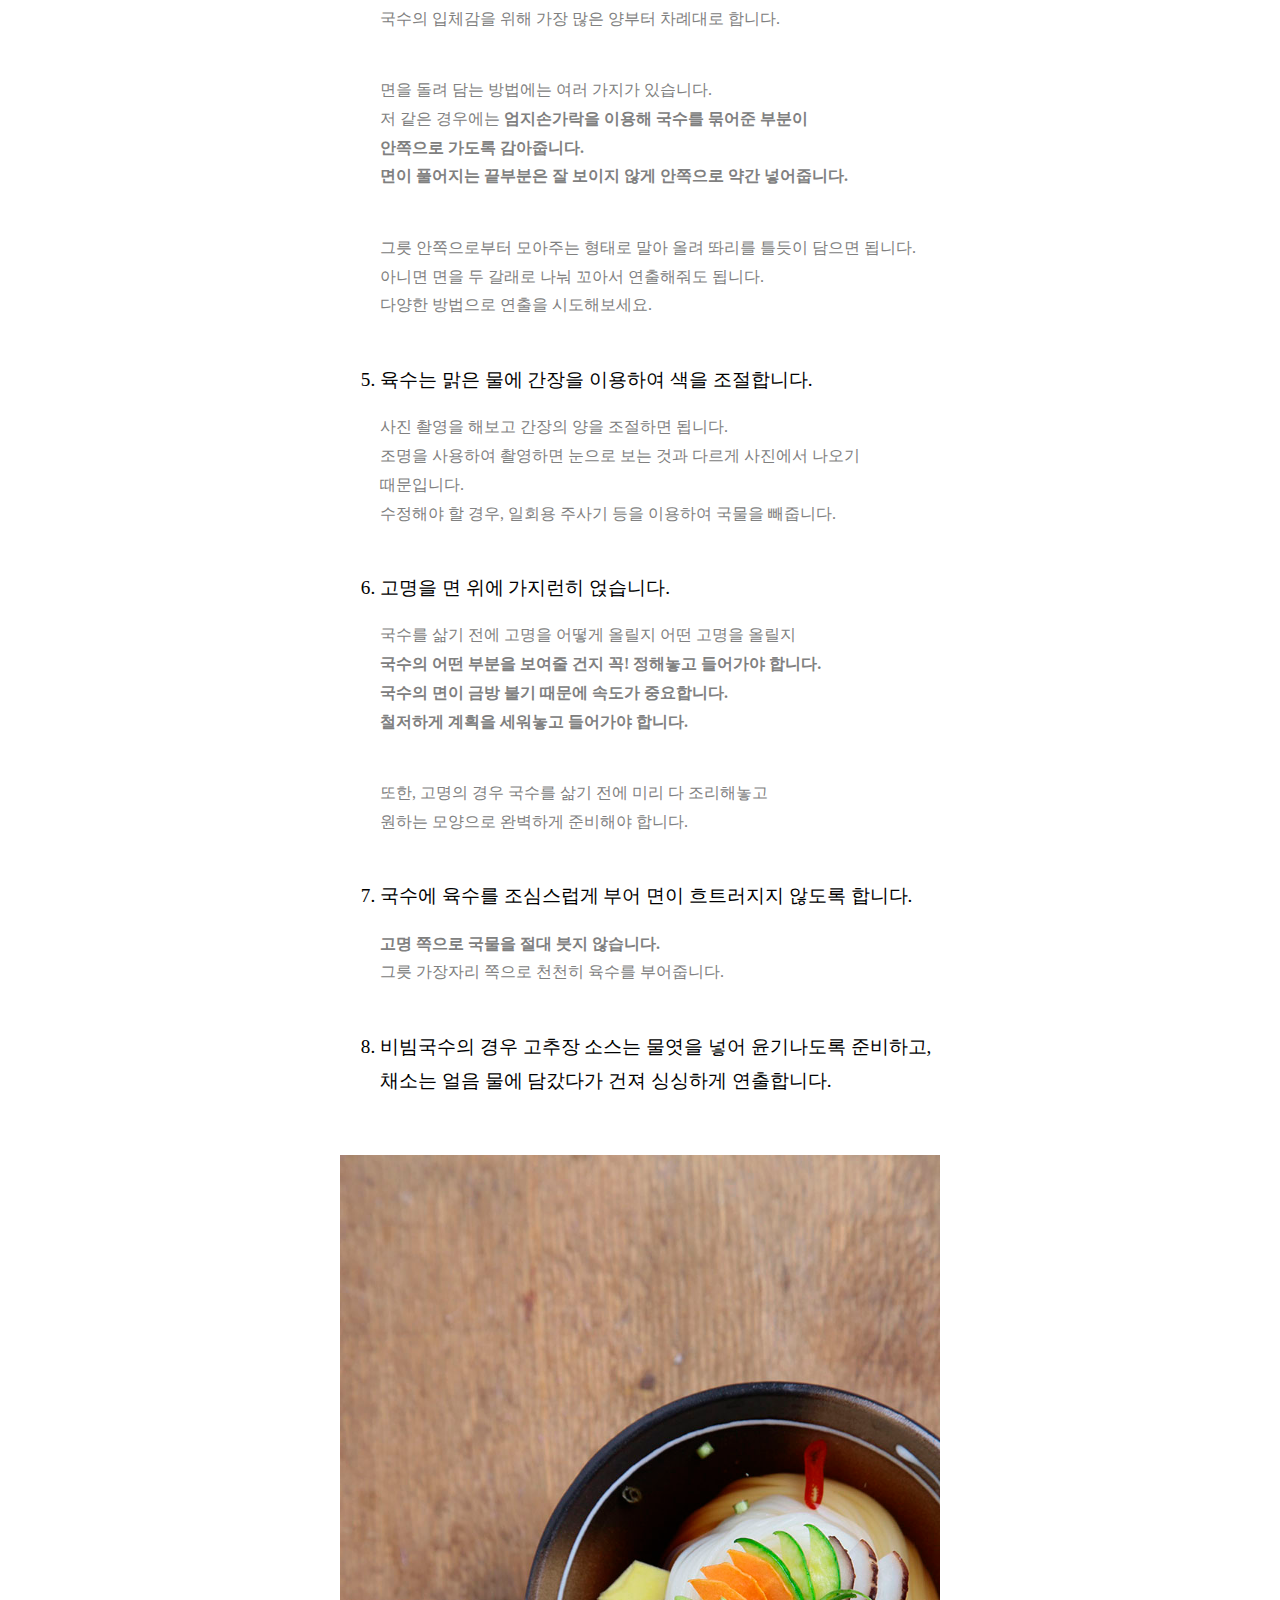
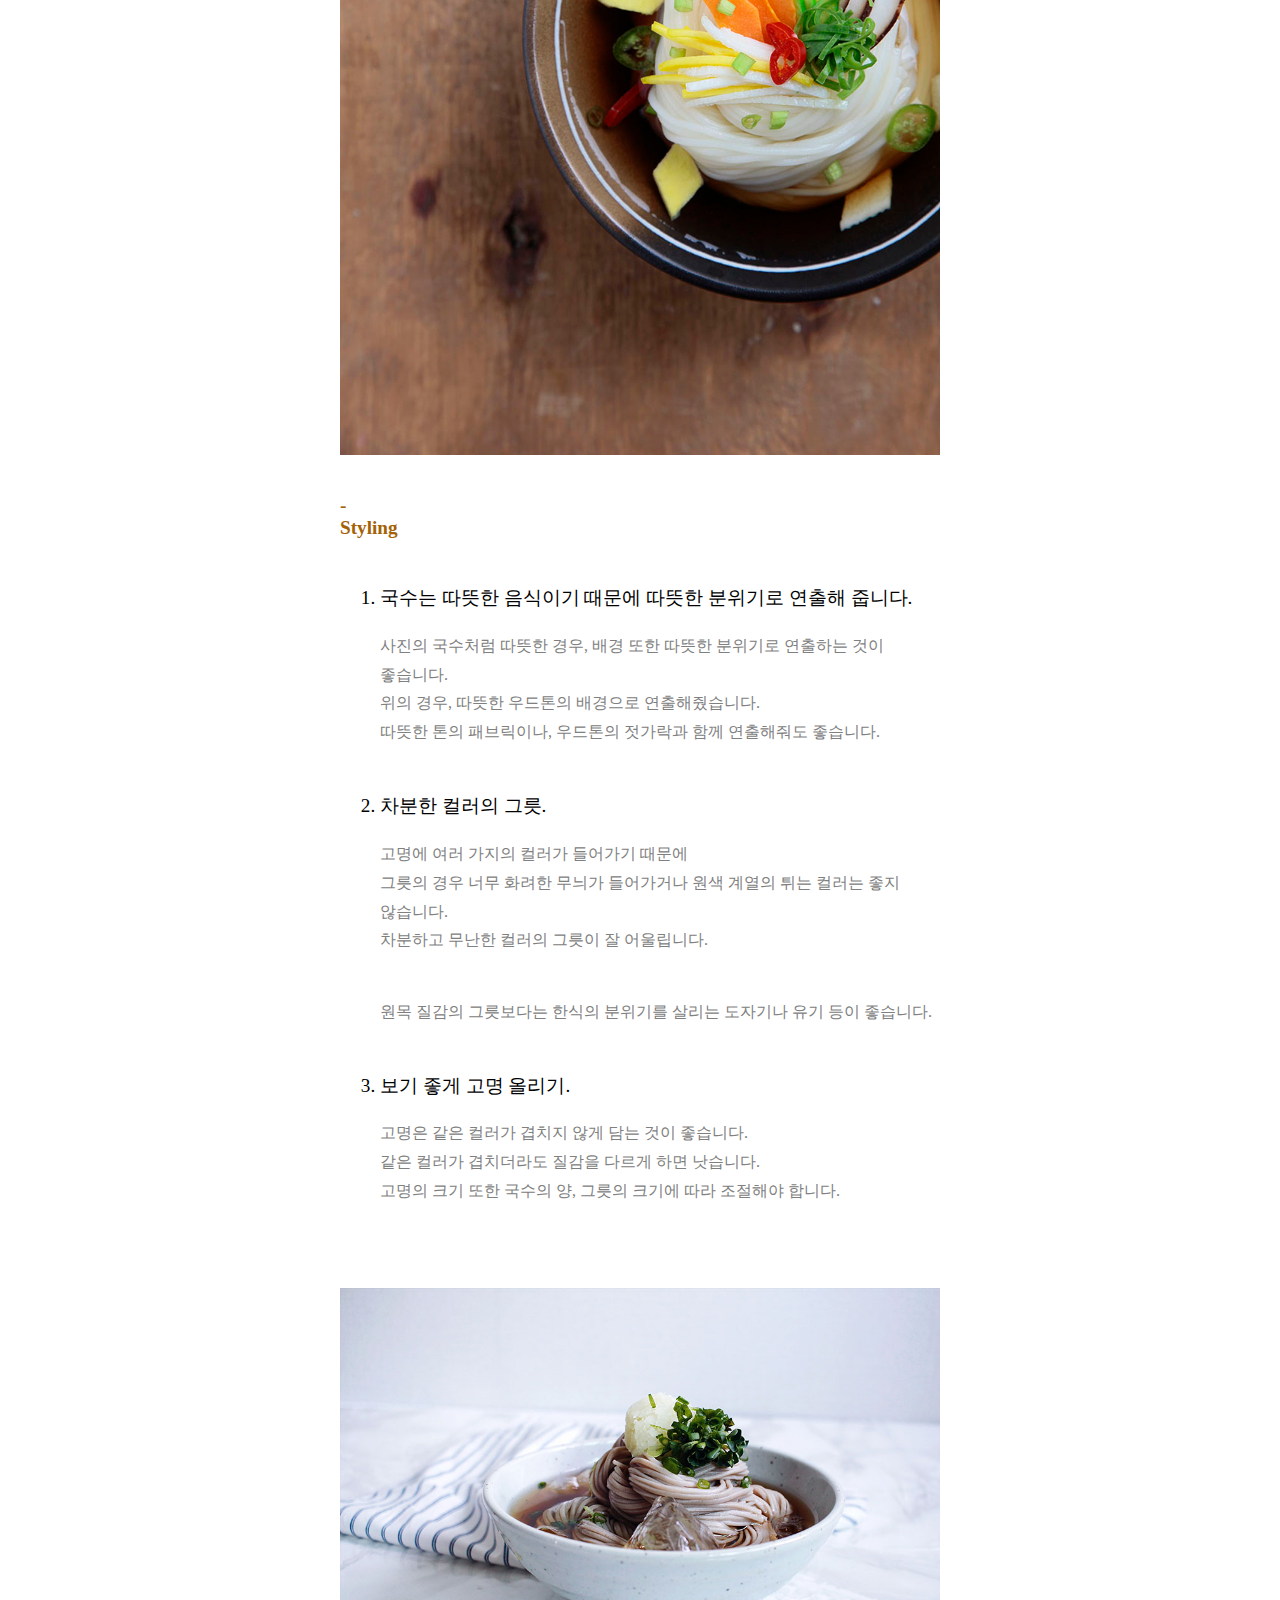
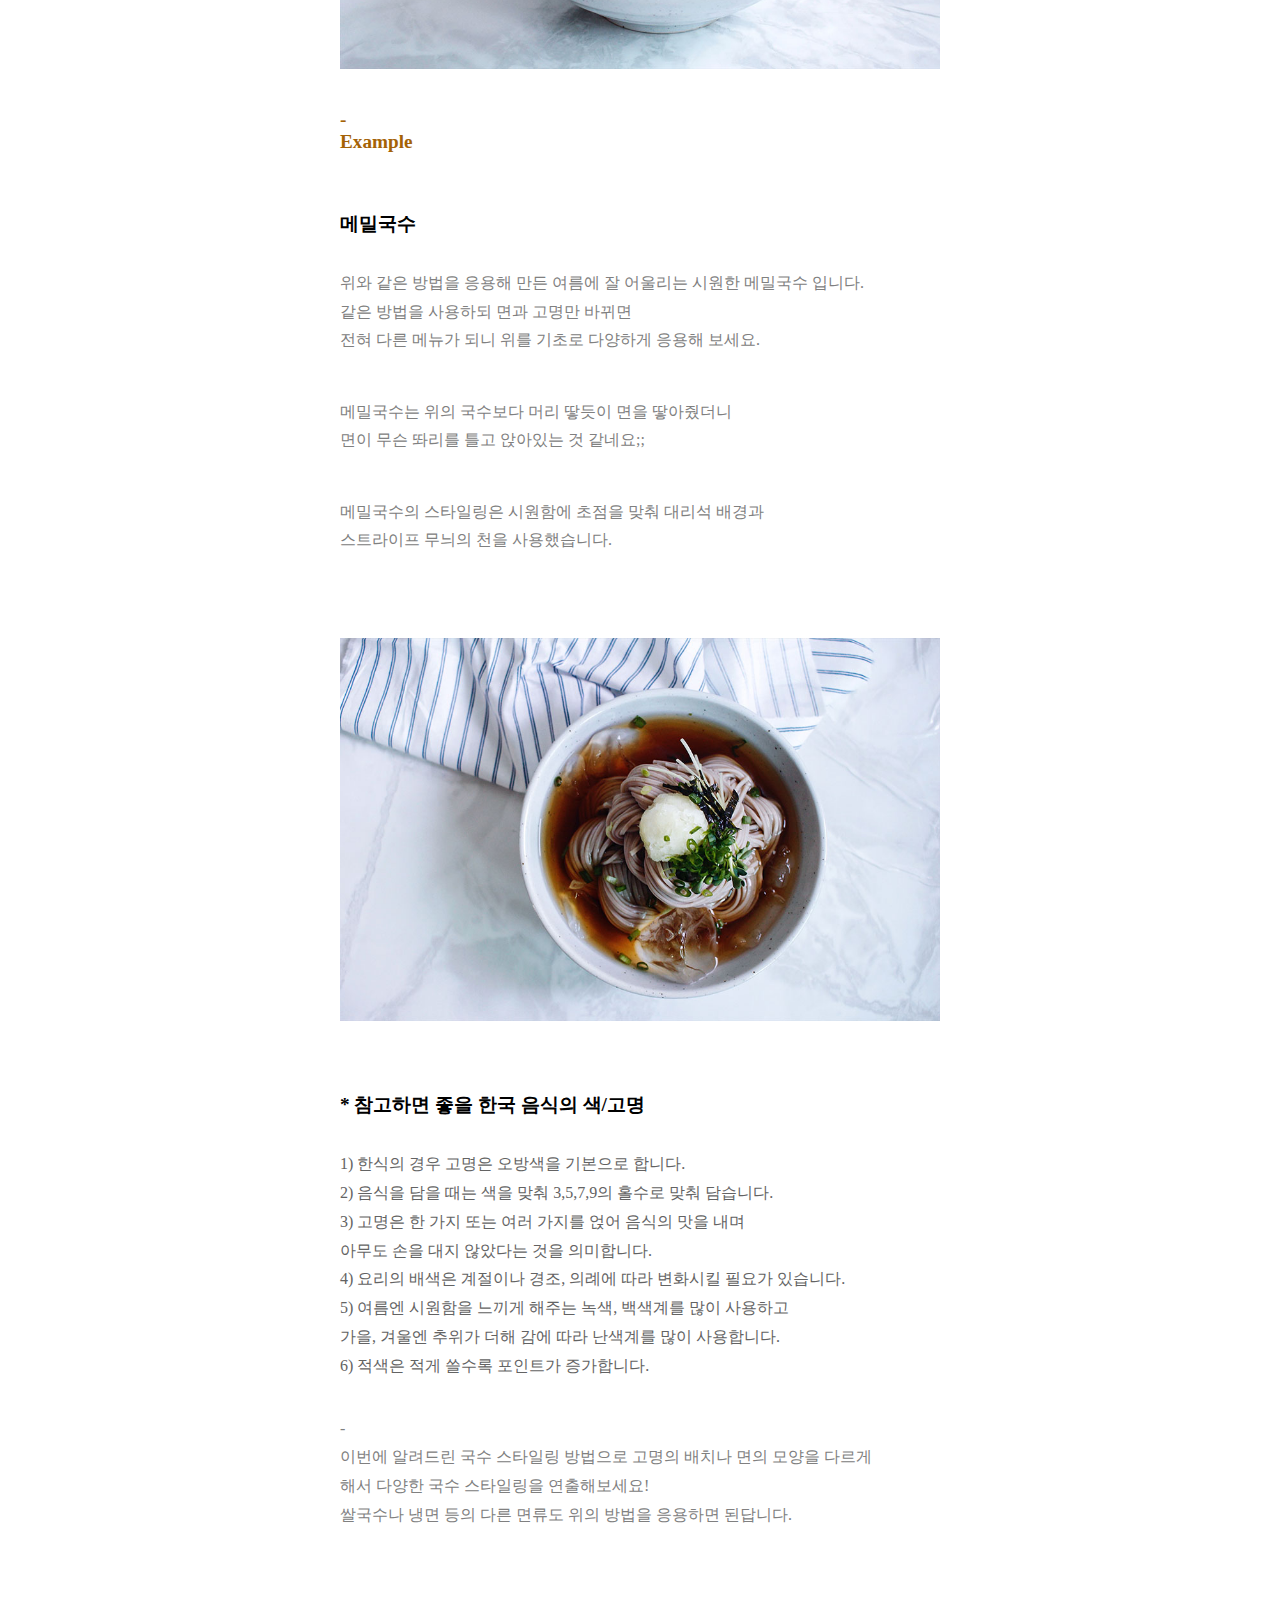
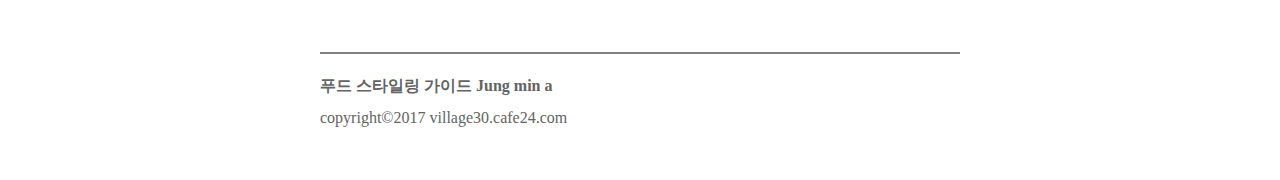
<file: doc2.html>
<!DOCTYPE html1>
<head>
	<meta charset="utf-8">
	<title>국수</title>
  <meta name="viewport" content="width=device-width, initial-scale=1.0, maximum-scale=1.0, minimum-scale=1.0">
	<meta property="og:url" content="http://village30.cafe24.com">
	<meta property="og:type" content="website">
	<meta property="og:title" content="푸드 스타일링-어떻게 하는 걸까?">
	<meta property="og:image" content="./img/img-09.jpg">
	<meta property="og:description" content="푸드스타일링이 무엇인지, 어떻게 하는지 궁금한 사람들을 위한 푸드스타일링 가이드">
	<link href='//spoqa.github.io/spoqa-han-sans/css/SpoqaHanSans-kr.css' rel='stylesheet' type='text/css'> 
    <link rel='stylesheet' href='./style1.css'>
    <style>html { font-family: 'Spoqa Han Sans', 'Sans-serif'; }</style>
</head>
<body>
<div class="wrap">
<nav>

        <div>
          <svg id="menu-icon" fill="#000000" height="40" viewBox="0 0 24 24" width="40" xmlns="http://www.w3.org/2000/svg" onclick="nav.style.left = '0px';">
          <path d="M0 0h24v24H0z" fill="none"/>
          <path d="M3 18h18v-2H3v2zm0-5h18v-2H3v2zm0-7v2h18V6H3z"/>
      </svg>

           <a href="./index.html" target="_self">푸드 스타일링 가이드</a>
        </div>
        <ul id="nav">
           <li><svg id="close" fill="gray" height="30" viewBox="0 0 24 24" width="30" xmlns="http://www.w3.org/2000/svg" onclick="nav.style.left='-250px';">Close
           <path d="M19 6.41L17.59 5 12 10.59 6.41 5 5 6.41 10.59 12 5 17.59 6.41 19 12 13.41 17.59 19 19 17.59 13.41 12z"/>
           <path d="M0 0h24v24H0z" fill="none"/>
           </svg></li>
           <li><a href="./index2.html" target="_self">팬케이크</a></li>
           <li><a href="./doc1.html" target="_self">샐러드</a></li>
           <li><a href="./doc2.html" target="_self">국수</a></li>
           <li><a href="./doc3.html" target="_self">에그인헬</a></li>
           <li><a href="./doc4.html" target="_self">모히또</a></li>
        </ul>
        </nav>
</div>
<header style="background: url('./img/img-11.jpg'); background-size: 100%; ">
	<div class="bottom"></div>
	<div class="top">
	<h2><em>푸드 스타일링 가이드</em></h2>
	<h1>면은 정갈하게, 고명은 화려하게,<br> 
	국수 스타일링</h1>
		<p>국수를 예쁘게 마는 법과 스타일링 팁.</p>
		</div>
		</header>
<main>
<h2>푸드스타일링, 어떻게 하는 걸까?</h2>

<h4 style="color: #a46206;">/<br>국수</h4>

<p>-<br>
밀국수는 국수장국, 온면이라고 하는데 가는 밀국수를 더운 장국에 말아서 <br>
고명을 얹은 음식으로 특별한 날에만 먹을 수 있는 귀한 음식이었다. <br>
예로부터 국수는 장수를 기원하는 마음이 담긴 음식이다.</p>
<p>출처: 문화콘텐츠닷컴 (문화 원형 백과 재미있는 세시음식 이야기), 2010., 한국콘텐츠진흥원
</p>

<p>-<br>
이번에 알려드릴 푸드 스타일링은 국수입니다.<br>
국수는 우리가 쉽게 접할 수 있는 음식입니다.</p>
<p>우리가 사진으로 보는 국수는 정갈하고 예쁘게 담겨있지만,<br>
실제 우리가 해 먹는 국수는 국물에 면이 풀어헤쳐져 있습니다.<br>
왜일까요?</p>
<p>오늘은 그 국수의 비밀을 알려드리려고 합니다.</p>
<img src="./img/img-10.JPG">
<h1 style="color: #a46206;">-<br>Noodle Styling</h1>
	<ol>
	<li> 면을 실로 직경이 약 15mm가 되도록 묶어서 삶습니다.</li>
<p>면의 양은 3단 정도로 나누어야 합니다.<br>
(가장 아래에 가장 많은 양, 중간에는 적당한 양, 맨 위에는 보다 조금인 양)</p>
<p>직경 15mm은 어디까지나 예로 알려드리는 것입니다.<br>
<strong>그릇의 크기에 따라 국수의 양을 조절하여 삶아야 합니다.</strong></p>
<p>국수를 실로 묶을 때는 가운데에 묶지 않고 <br>
<strong>국수 길이의 위에서 2~3cm 정도 되는 곳에 묶어줍니다.</strong></p>
<li> 삶을 때 서로 달라붙지 않도록 젓가락으로 잘 저어줍니다.</li>
<p>혹시나 삶으면서 실이 풀리지 않도록 주의합니다.<br>
면도 끊어지거나 눌어붙지 않게 잘 저어주어야 합니다.<br>
면의 익힘 정도는 <strong>평소에 삶을 때보다 약간 덜 익혀줍니다.</strong></p>
<li> 삶은 후 찬물에 담가 잘 헹궈 가지런히 준비한다.</li>
<p>국수의 전분기가 없어지도록 살살 흔들어가며 깨끗이 헹궈줍니다.<br>
너무 빡빡 문지르면서 헹구지 않아도 됩니다. <br>
<strong>헹구면서 면이 끊어지거나 하지 않게 주의합니다.</strong><br>
물은 차가우면 차가울수록 좋습니다.</p>

<p>어느 정도 헹구면 국수를 물에 담아 묶은 부분의 위에서 아래로 빗어둡니다.</p>

<li> 그릇에 면을 깔끔하게 정리하여 돌려 담습니다.</li> 
<p>국수의 입체감을 위해 가장 많은 양부터 차례대로 합니다.</p>
<p>면을 돌려 담는 방법에는 여러 가지가 있습니다.<br>
저 같은 경우에는 <strong>엄지손가락을 이용해 국수를 묶어준 부분이 <br>
안쪽으로 가도록 감아줍니다.<br>
면이 풀어지는 끝부분은 잘 보이지 않게 안쪽으로 약간 넣어줍니다.</strong></p>

<p>그릇 안쪽으로부터 모아주는 형태로 말아 올려 똬리를 틀듯이 담으면 됩니다.<br>
아니면 면을 두 갈래로 나눠 꼬아서 연출해줘도 됩니다.<br>
다양한 방법으로 연출을 시도해보세요. </p>

<li> 육수는 맑은 물에 간장을 이용하여 색을 조절합니다.</li>
<p>사진 촬영을 해보고 간장의 양을 조절하면 됩니다.<br>
조명을 사용하여 촬영하면 눈으로 보는 것과 다르게 사진에서 나오기 때문입니다.<br>
수정해야 할 경우, 일회용 주사기 등을 이용하여 국물을 빼줍니다.</p>
<li> 고명을 면 위에 가지런히 얹습니다.</li>
<p>
국수를 삶기 전에 고명을 어떻게 올릴지 어떤 고명을 올릴지 <br>
<strong>국수의 어떤 부분을 보여줄 건지 꼭! 정해놓고 들어가야 합니다.<br>
국수의 면이 금방 불기 때문에 속도가 중요합니다.<br>
철저하게 계획을 세워놓고 들어가야 합니다.</strong></p>
<p>또한, 고명의 경우 국수를 삶기 전에 미리 다 조리해놓고<br> 
원하는 모양으로 완벽하게 준비해야 합니다.</p>
<li> 국수에 육수를 조심스럽게 부어 면이 흐트러지지 않도록 합니다.</li>
<p><strong>고명 쪽으로 국물을 절대 붓지 않습니다.</strong><br>
그릇 가장자리 쪽으로 천천히 육수를 부어줍니다.</p>
<li>비빔국수의 경우 고추장 소스는 물엿을 넣어 윤기나도록 준비하고,<br>
채소는 얼음 물에 담갔다가 건져 싱싱하게 연출합니다.</li>
</ol>
<img src="./img/img-09.JPG">
<h1 style="color: #a46206;">-<br>Styling</h1>
	<ol>
	<li> 국수는 따뜻한 음식이기 때문에 따뜻한 분위기로 연출해 줍니다.</li>
<p>사진의 국수처럼 따뜻한 경우, 배경 또한 따뜻한 분위기로 연출하는 것이 좋습니다.<br>
위의 경우, 따뜻한 우드톤의 배경으로 연출해줬습니다.<br>
따뜻한 톤의 패브릭이나, 우드톤의 젓가락과 함께 연출해줘도 좋습니다.</p>
<li> 차분한 컬러의 그릇.</li>
<p>고명에 여러 가지의 컬러가 들어가기 때문에 <br>
그릇의 경우 너무 화려한 무늬가 들어가거나 원색 계열의 튀는 컬러는 좋지 않습니다.<br>
차분하고 무난한 컬러의 그릇이 잘 어울립니다.</p>
<p>원목 질감의 그릇보다는 한식의 분위기를 살리는 도자기나 유기 등이 좋습니다.</p>
<li> 보기 좋게 고명 올리기.</li>
<p>고명은 같은 컬러가 겹치지 않게 담는 것이 좋습니다.<br>
같은 컬러가 겹치더라도 질감을 다르게 하면 낫습니다.<br>
고명의 크기 또한 국수의 양, 그릇의 크기에 따라 조절해야 합니다.</p>
</ol>
<img src="./img/img-25.jpg">
<h1 style="color: #a46206;">-<br>Example</h1>
<h5>메밀국수</h5>
<p>위와 같은 방법을 응용해 만든 여름에 잘 어울리는 시원한 메밀국수 입니다.<br> 
같은 방법을 사용하되 면과 고명만 바뀌면<br> 
전혀 다른 메뉴가 되니 위를 기초로 다양하게 응용해 보세요.</p>
<p>메밀국수는 위의 국수보다 머리 땋듯이 면을 땋아줬더니<br>
면이 무슨 똬리를 틀고 앉아있는 것 같네요;; </p>
<p>메밀국수의 스타일링은 시원함에 초점을 맞춰 대리석 배경과<br> 
스트라이프 무늬의 천을 사용했습니다.</p>
<img src="./img/img-24.jpg">
<h5>* 참고하면 좋을 한국 음식의 색/고명</h5>
<ul>
<li>1) 한식의 경우 고명은 오방색을 기본으로 합니다.
<br>
<li>2) 음식을 담을 때는 색을 맞춰 3,5,7,9의 홀수로 맞춰 담습니다.
<br>
<li>3) 고명은 한 가지 또는 여러 가지를 얹어 음식의 맛을 내며 <br>
    아무도 손을 대지 않았다는 것을 의미합니다.
    <br>
<li>4) 요리의 배색은 계절이나 경조, 의례에 따라 변화시킬 필요가 있습니다.
<br>
<li>5) 여름엔 시원함을 느끼게 해주는 녹색, 백색계를 많이 사용하고<br>
     가을, 겨울엔 추위가 더해 감에 따라 난색계를 많이 사용합니다.
     <br>
<li>6) 적색은 적게 쓸수록 포인트가 증가합니다.
<br>
</ul>
<br>
<p>-<br>
이번에 알려드린 국수 스타일링 방법으로 고명의 배치나 면의 모양을 다르게<br> 
해서 다양한 국수 스타일링을 연출해보세요!<br>
쌀국수나 냉면 등의 다른 면류도 위의 방법을 응용하면 된답니다.</p> 
</main>
<footer>
		<hr>
	<p><span>푸드 스타일링 가이드 Jung min a</span><br>
	copyright&copy;2017 <a href="http://village30.cafe24.com">village30.cafe24.com</a></p> 
</footer>
</body>
</file>
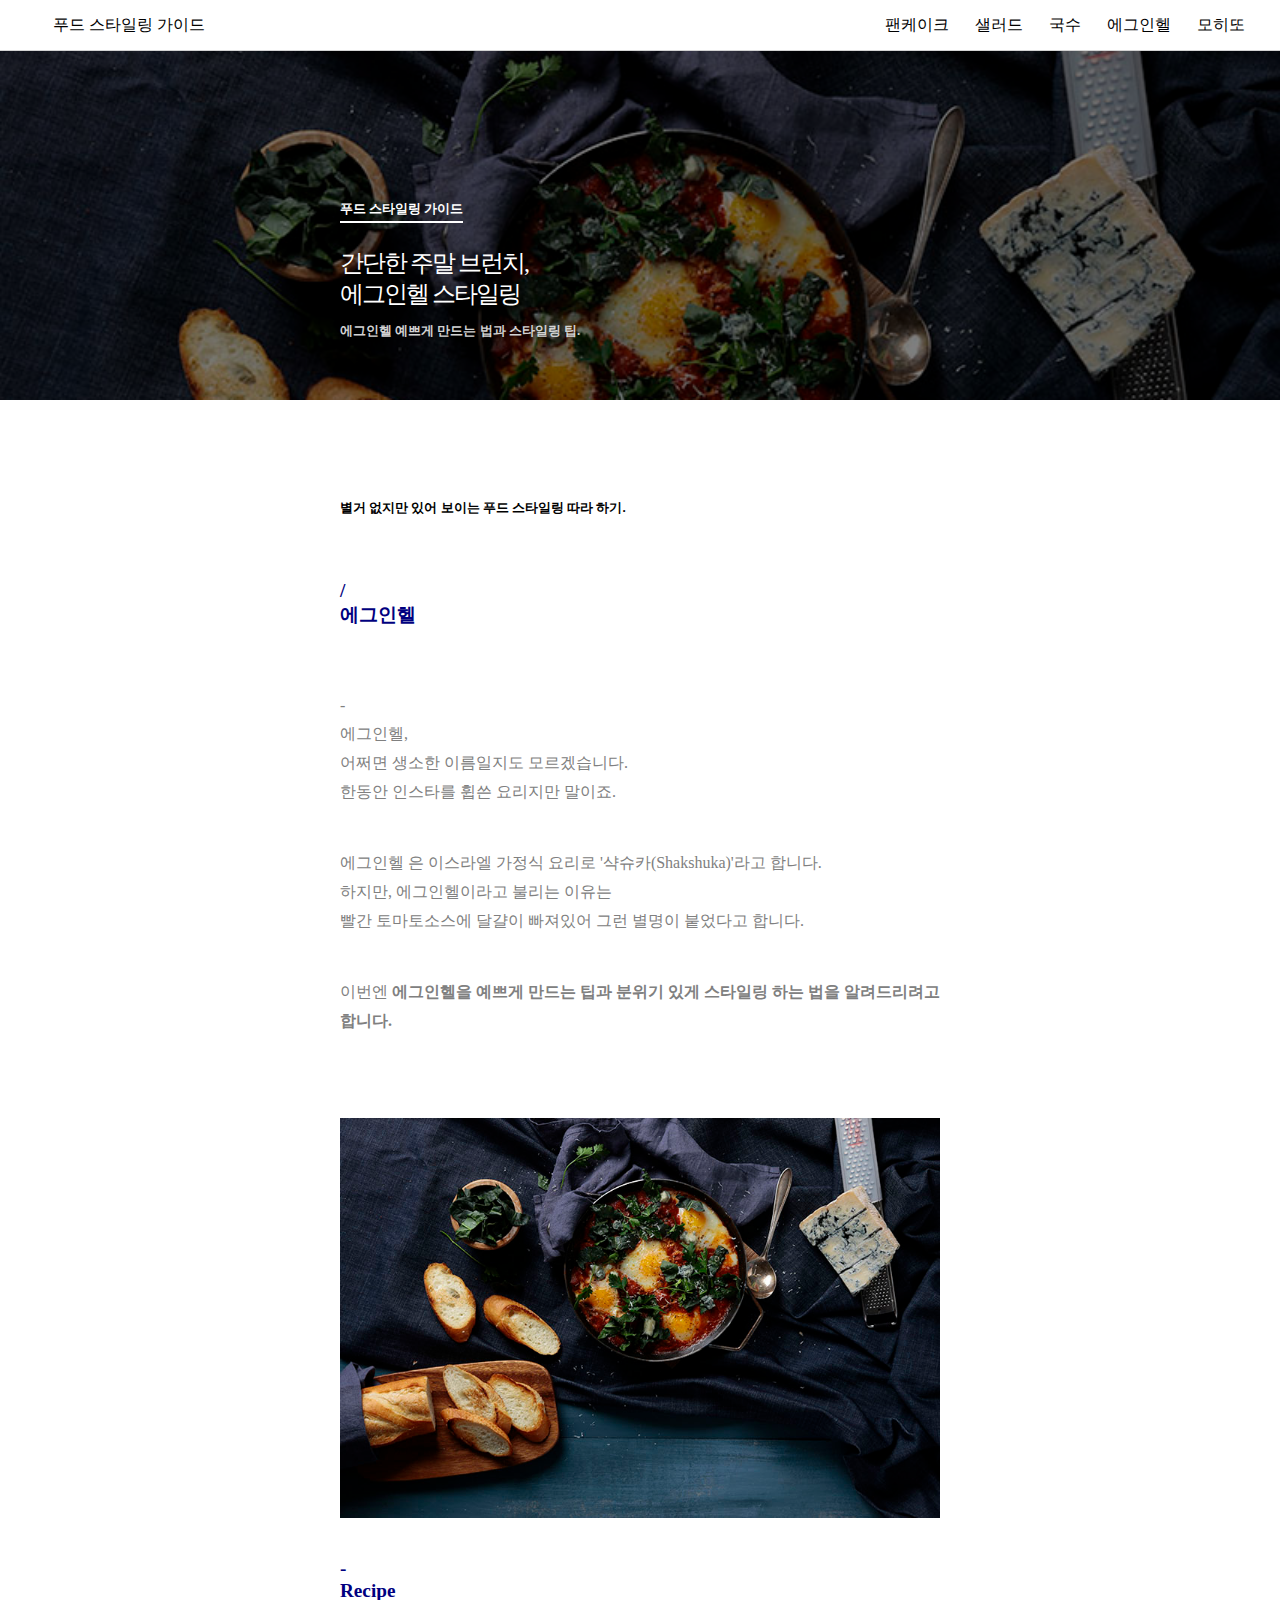
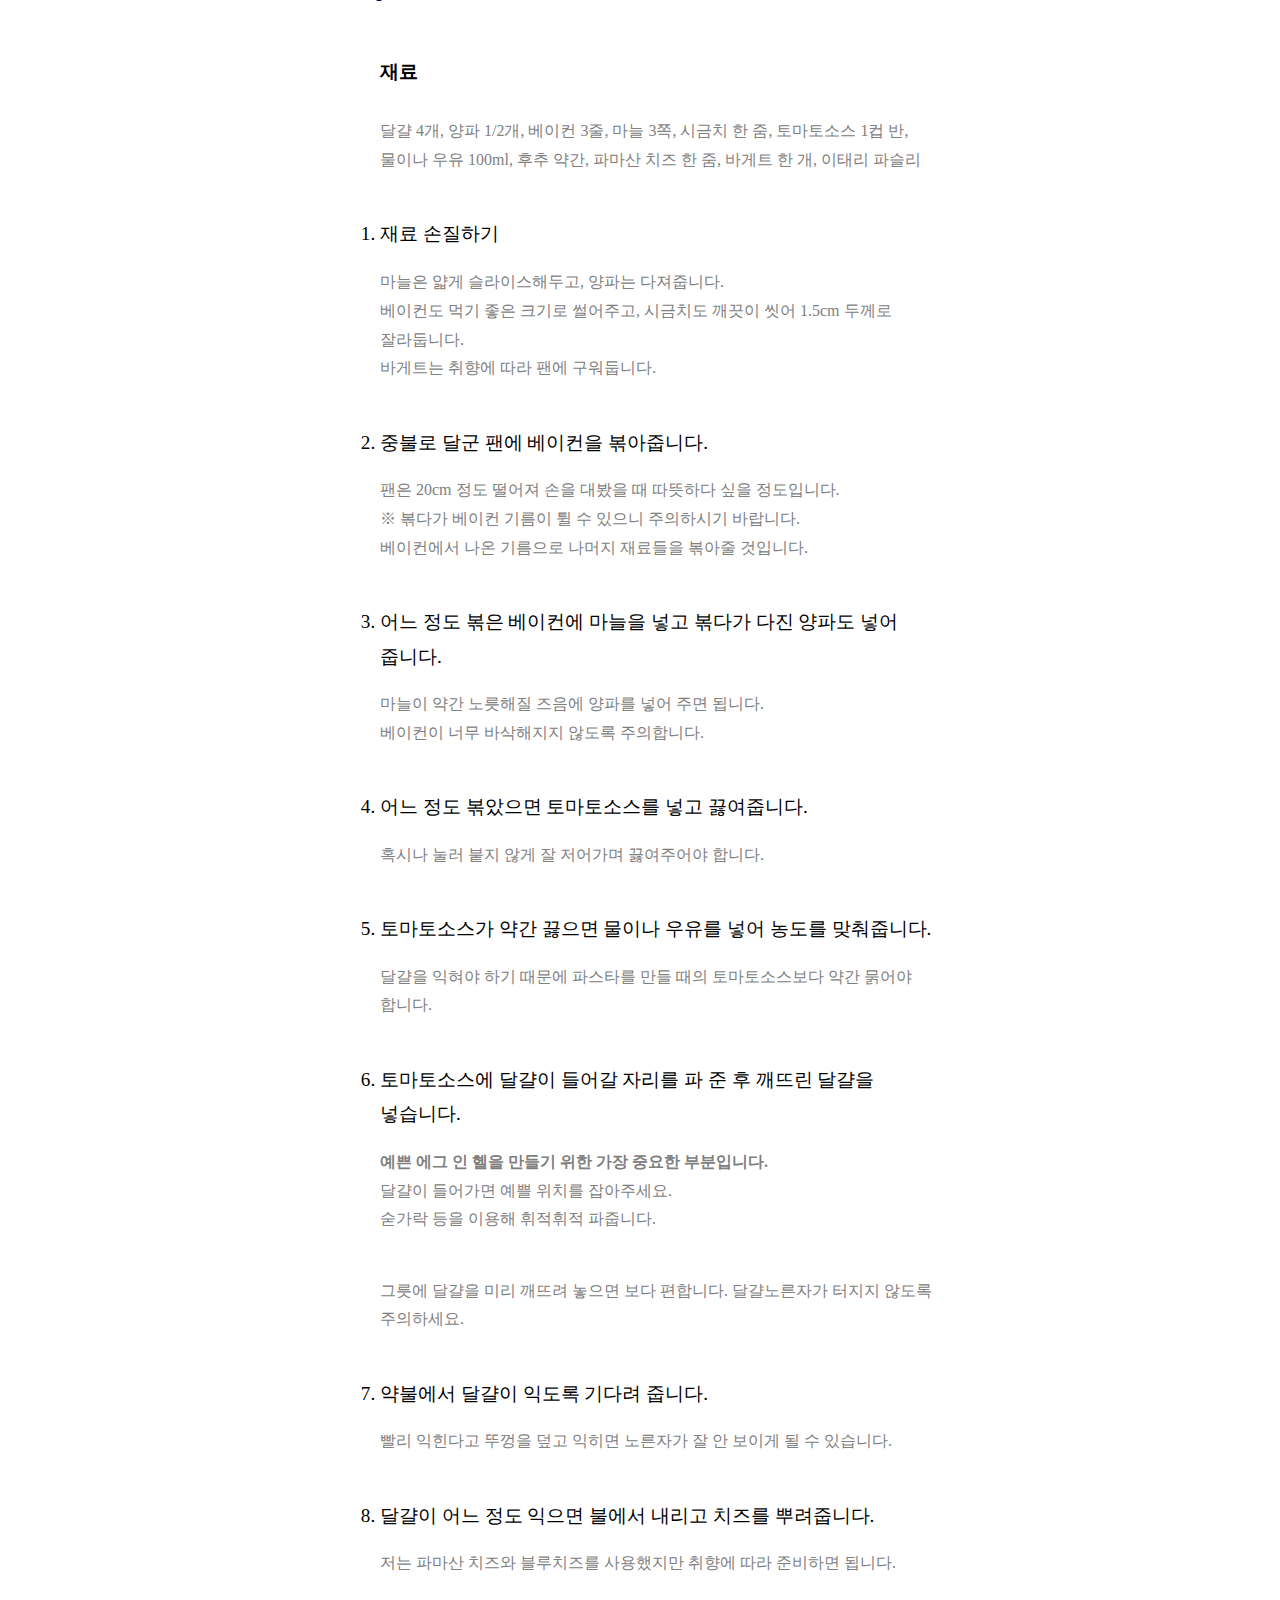
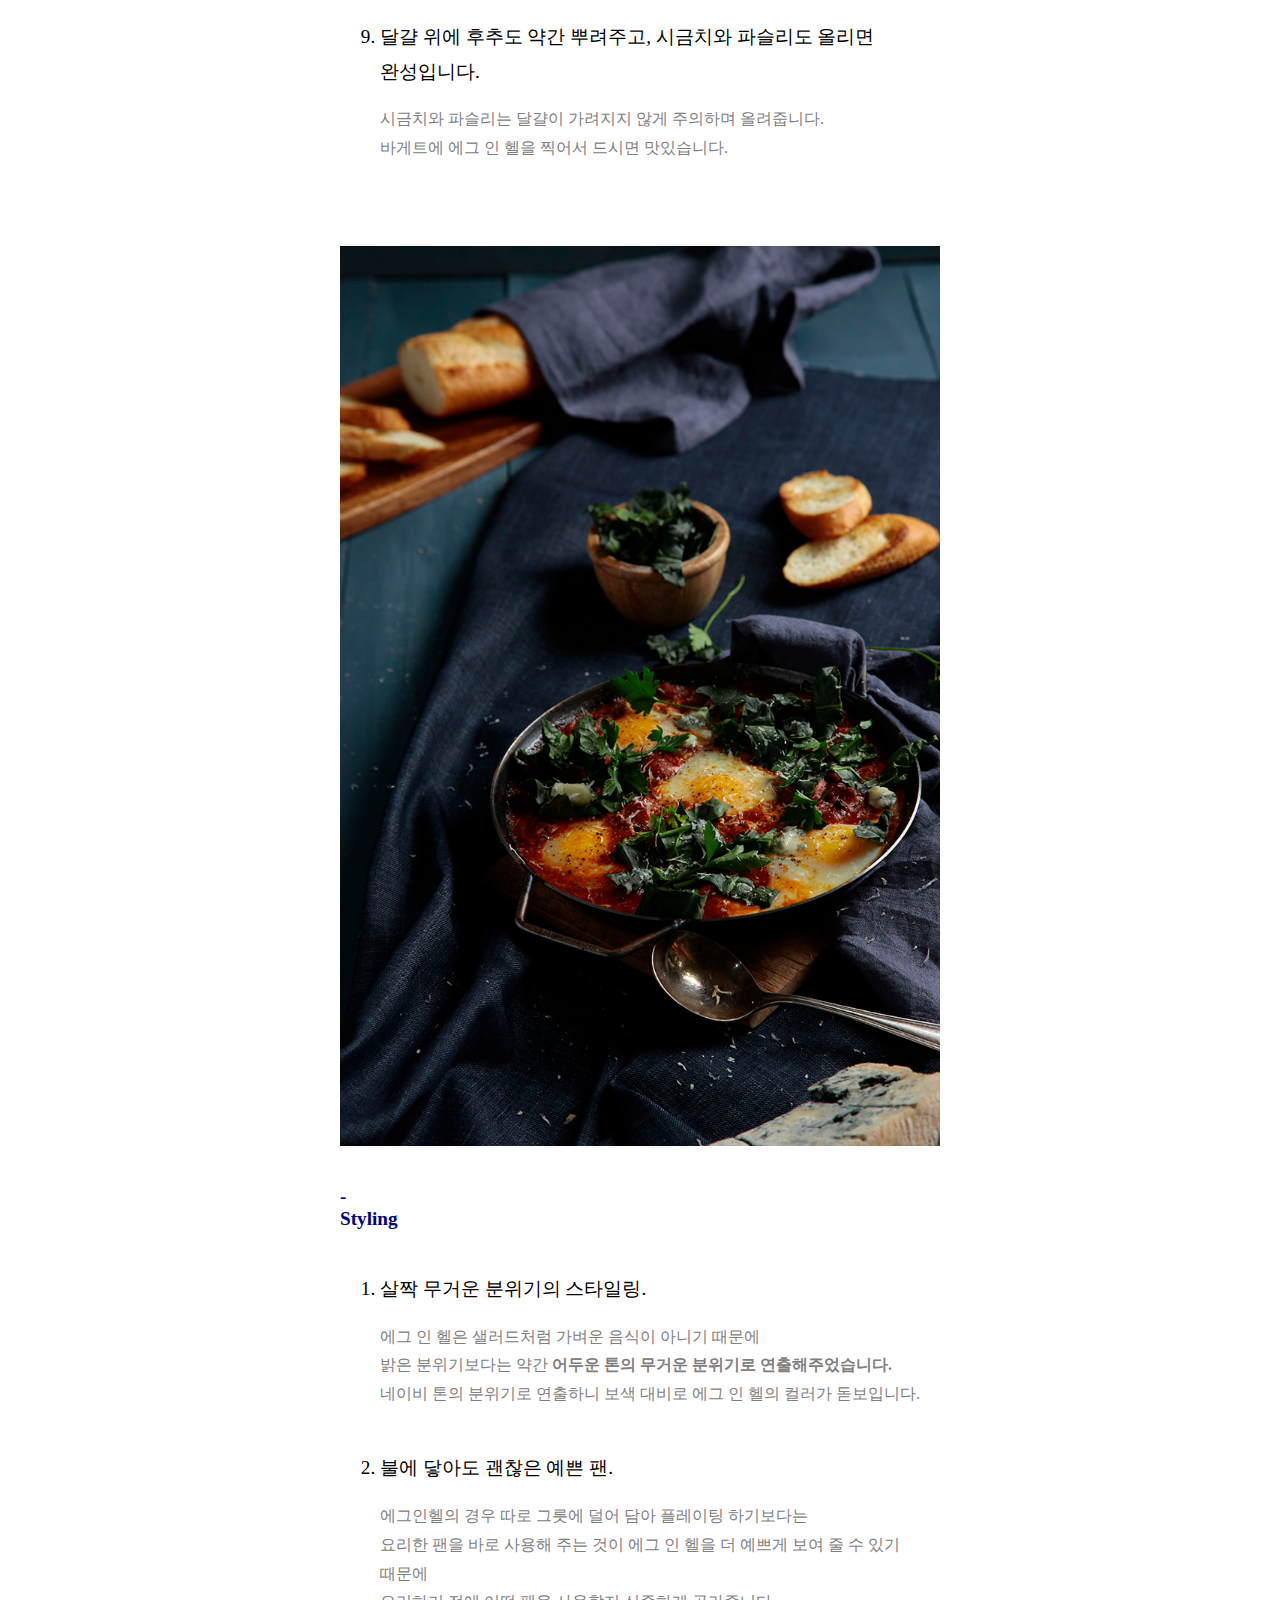
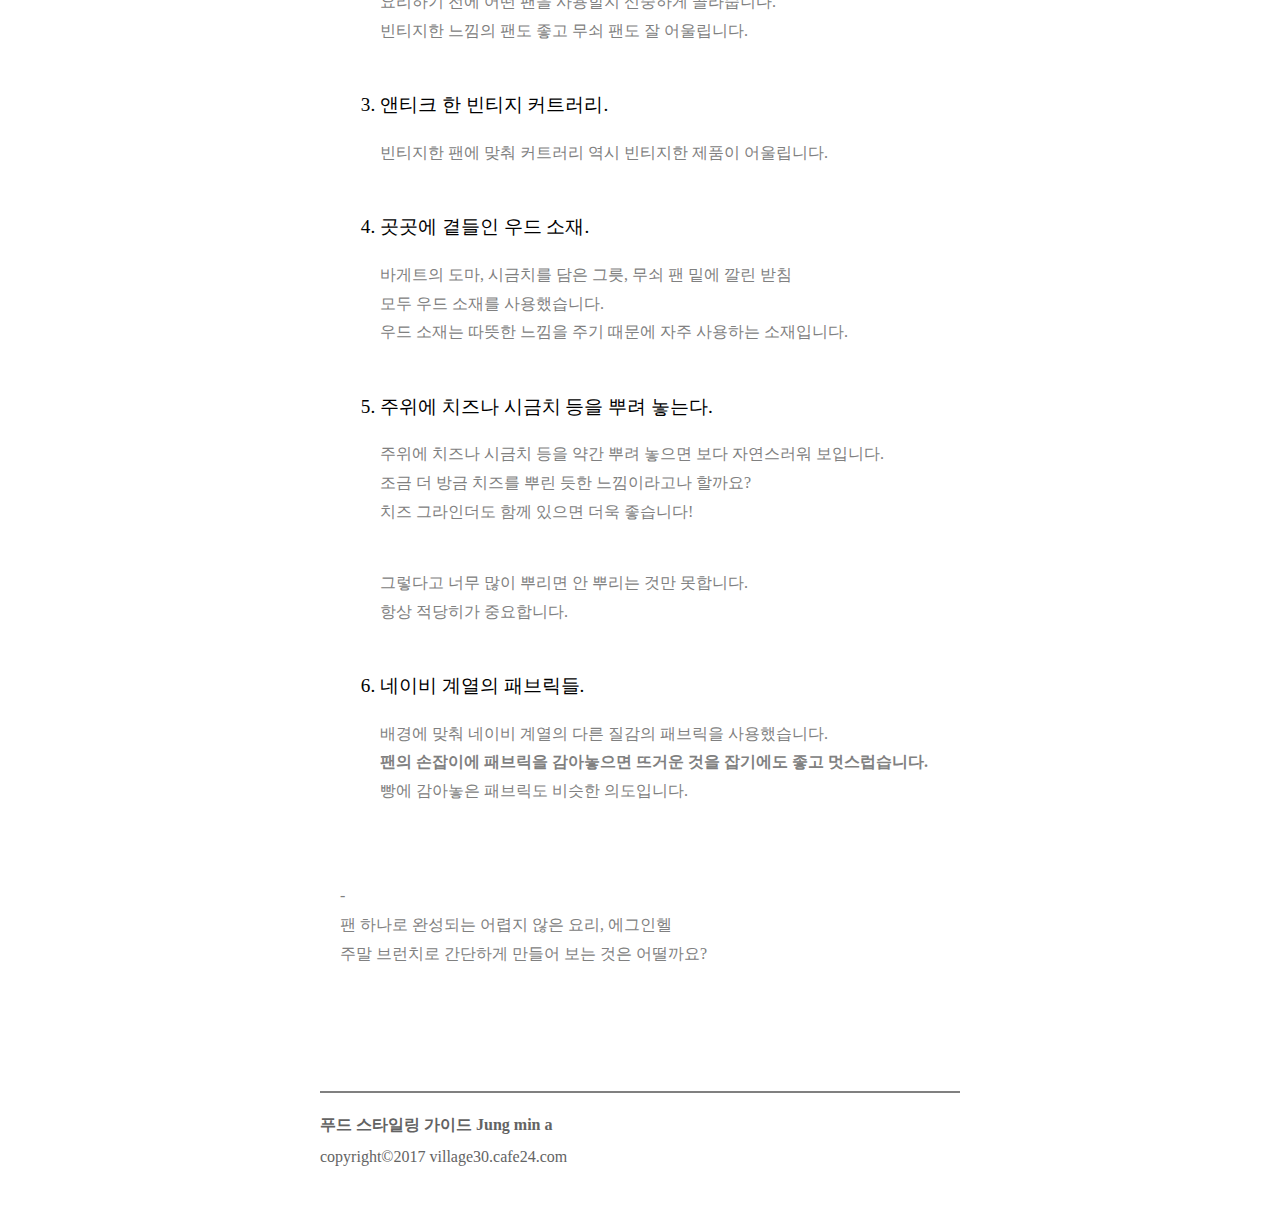
<file: doc3.html>
<!DOCTYPE html1>
<head>
	<meta charset="utf-8">
	<title>에그인헬</title>
	<meta name="viewport" content="width=device-width, initial-scale=1.0, maximum-scale=1.0, minimum-scale=1.0">
	<meta property="og:url" content="http://village30.cafe24.com">
	<meta property="og:type" content="website">
	<meta property="og:title" content="푸드 스타일링-어떻게 하는 걸까?">
	<meta property="og:image" content="./img/img-12.jpg">
	<meta property="og:description" content="푸드스타일링이 무엇인지, 어떻게 하는지 궁금한 사람들을 위한 푸드스타일링 가이드">
	<link href='//spoqa.github.io/spoqa-han-sans/css/SpoqaHanSans-kr.css' rel='stylesheet' type='text/css'>
    <link rel='stylesheet' href='./style1.css'>
    <style>html { font-family: 'Spoqa Han Sans', 'Sans-serif'; }</style> 
</head>
<body style="background: white;">
<div class="wrap">
<nav>

        <div>
          <svg id="menu-icon" fill="#000000" height="40" viewBox="0 0 24 24" width="40" xmlns="http://www.w3.org/2000/svg" onclick="nav.style.left = '0px';">
          <path d="M0 0h24v24H0z" fill="none"/>
          <path d="M3 18h18v-2H3v2zm0-5h18v-2H3v2zm0-7v2h18V6H3z"/>
      </svg>

           <a href="./index.html" target="_self">푸드 스타일링 가이드</a>
        </div>
        <ul id="nav">
           <li><svg id="close" fill="gray" height="30" viewBox="0 0 24 24" width="30" xmlns="http://www.w3.org/2000/svg" onclick="nav.style.left='-250px';">Close
           <path d="M19 6.41L17.59 5 12 10.59 6.41 5 5 6.41 10.59 12 5 17.59 6.41 19 12 13.41 17.59 19 19 17.59 13.41 12z"/>
           <path d="M0 0h24v24H0z" fill="none"/>
           </svg></li>
           <li><a href="./index2.html" target="_self">팬케이크</a></li>
           <li><a href="./doc1.html" target="_self">샐러드</a></li>
           <li><a href="./doc2.html" target="_self">국수</a></li>
           <li><a href="./doc3.html" target="_self">에그인헬</a></li>
           <li><a href="./doc4.html" target="_self">모히또</a></li>
        </ul>
        </nav>
</div>
<header style="background: url('./img/img-13.jpg');background-size: 100%;">
	<div class="bottom"></div>
	<div class="top">
	<h2><em>푸드 스타일링 가이드</em></h2>
	<h1>간단한 주말 브런치,<br>에그인헬 스타일링</h1>
		<p>에그인헬 예쁘게 만드는 법과 스타일링 팁.</p>
		</div>
		</header>
<main>
<h2>별거 없지만 있어 보이는 푸드 스타일링 따라 하기.<h2>

<h4 style="color: navy;">/<br>에그인헬</h4>

<p>-<br>
에그인헬,<br>
어쩌면 생소한 이름일지도 모르겠습니다.<br>
한동안 인스타를 휩쓴 요리지만 말이죠.</p>

<p>에그인헬 은 이스라엘 가정식 요리로 '샥슈카(Shakshuka)'라고 합니다.<br>
하지만, 에그인헬이라고 불리는 이유는<br>
빨간 토마토소스에 달걀이 빠져있어 그런 별명이 붙었다고 합니다.</p>

<p>이번엔 <strong>에그인헬을 예쁘게 만드는 팁과 분위기 있게 스타일링 하는 법을 알려드리려고 합니다.</strong></p>
<img src="./img/img-13.jpg">
<h1 style="color: navy;">-<br>Recipe</h1>

<ol>
<h5>재료</h5>
<p>달걀 4개, 양파 1/2개, 베이컨 3줄, 마늘 3쪽, 시금치 한 줌, 토마토소스 1컵 반,<br> 
물이나 우유 100ml, 후추 약간, 파마산 치즈 한 줌, 바게트 한 개, 이태리 파슬리</p>

<li> 재료 손질하기</li>
<p>마늘은 얇게 슬라이스해두고, 양파는 다져줍니다.<br>
베이컨도 먹기 좋은 크기로 썰어주고, 시금치도 깨끗이 씻어 1.5cm 두께로 잘라둡니다.<br>
바게트는 취향에 따라 팬에 구워둡니다.</p>

<li> 중불로 달군 팬에 베이컨을 볶아줍니다.</li>
<p>팬은 20cm 정도 떨어져 손을 대봤을 때 따뜻하다 싶을 정도입니다.<br>
※ 볶다가 베이컨 기름이 튈 수 있으니 주의하시기 바랍니다.<br> 
베이컨에서 나온 기름으로 나머지 재료들을 볶아줄 것입니다.</p>

<li> 어느 정도 볶은 베이컨에 마늘을 넣고 볶다가 다진 양파도 넣어 줍니다.</li>
<p>마늘이 약간 노릇해질 즈음에 양파를 넣어 주면 됩니다.<br>
베이컨이 너무 바삭해지지 않도록 주의합니다.</p>

<li> 어느 정도 볶았으면 토마토소스를 넣고 끓여줍니다.</li>
<p>혹시나 눌러 붙지 않게 잘 저어가며 끓여주어야 합니다.</p>

<li>  토마토소스가 약간 끓으면 물이나 우유를 넣어 농도를 맞춰줍니다.</li>
<p>달걀을 익혀야 하기 때문에 파스타를 만들 때의 토마토소스보다 약간 묽어야 합니다.</p>     

<li>  토마토소스에 달걀이 들어갈 자리를 파 준 후 깨뜨린 달걀을 넣습니다.</li>
<p><strong>예쁜 에그 인 헬을 만들기 위한 가장 중요한 부분입니다.</strong><br>
달걀이 들어가면 예쁠 위치를 잡아주세요.<br>
숟가락 등을 이용해 휘적휘적 파줍니다.</p>

<p>그릇에 달걀을 미리 깨뜨려 놓으면 보다 편합니다.
달걀노른자가 터지지 않도록 주의하세요.</P>

<li> 약불에서 달걀이 익도록 기다려 줍니다.</li>
<p>빨리 익힌다고 뚜껑을 덮고 익히면 노른자가 잘 안 보이게 될 수 있습니다.</p>

<li> 달걀이 어느 정도 익으면 불에서 내리고 치즈를 뿌려줍니다.</li>
<p>저는 파마산 치즈와 블루치즈를 사용했지만 취향에 따라 준비하면 됩니다.</p>

<li> 달걀 위에 후추도 약간 뿌려주고, 시금치와 파슬리도 올리면 완성입니다.</li>
<p>시금치와 파슬리는 달걀이 가려지지 않게 주의하며 올려줍니다.<br>
바게트에 에그 인 헬을 찍어서 드시면 맛있습니다.</p>
</ol>
<img src="./img/img-12.jpg">
	<h1 style="color: navy;">-<br>Styling</h1>
	<ol>
	<li> 살짝 무거운 분위기의 스타일링.</li>
<p>에그 인 헬은 샐러드처럼 가벼운 음식이 아니기 때문에<br>
밝은 분위기보다는 약간 <strong>어두운 톤의 무거운 분위기로 연출해주었습니다.</strong><br>
네이비 톤의 분위기로 연출하니 보색 대비로 에그 인 헬의 컬러가 돋보입니다.</p>

<li> 불에 닿아도 괜찮은 예쁜 팬.</li>
<p>에그인헬의 경우 따로 그릇에 덜어 담아 플레이팅 하기보다는<br>
요리한 팬을 바로 사용해 주는 것이 에그 인 헬을 더 예쁘게 보여 줄 수 있기 때문에<br>
요리하기 전에 어떤 팬을 사용할지 신중하게 골라줍니다.<br>
빈티지한 느낌의 팬도 좋고 무쇠 팬도 잘 어울립니다.</p>

<li> 앤티크 한 빈티지 커트러리.</li>
<p>빈티지한 팬에 맞춰 커트러리 역시 빈티지한 제품이 어울립니다.</p>

<li> 곳곳에 곁들인 우드 소재.</li> 
<p>바게트의 도마, 시금치를 담은 그릇, 무쇠 팬 밑에 깔린 받침<br> 
모두 우드 소재를 사용했습니다.<br>
우드 소재는 따뜻한 느낌을 주기 때문에 자주 사용하는 소재입니다.</p>

<li> 주위에 치즈나 시금치 등을 뿌려 놓는다.</li>
<p>주위에 치즈나 시금치 등을 약간 뿌려 놓으면 보다 자연스러워 보입니다.<br>
조금 더 방금 치즈를 뿌린 듯한 느낌이라고나 할까요?<br>
치즈 그라인더도 함께 있으면 더욱 좋습니다!</p>

<p>그렇다고 너무 많이 뿌리면 안 뿌리는 것만 못합니다.<br> 
항상 적당히가 중요합니다.</p>

<li> 네이비 계열의 패브릭들.</li>
<p>배경에 맞춰 네이비 계열의 다른 질감의 패브릭을 사용했습니다.<br>
<strong>팬의 손잡이에 패브릭을 감아놓으면 뜨거운 것을 잡기에도 좋고 멋스럽습니다.</strong><br>
빵에 감아놓은 패브릭도 비슷한 의도입니다.</p>
</ol>
<br>
<p>-<br>
팬 하나로 완성되는 어렵지 않은 요리, 에그인헬<br>
주말 브런치로 간단하게 만들어 보는 것은 어떨까요?</p> 
</main>
<footer>
		<hr>
	<p><span>푸드 스타일링 가이드 Jung min a</span><br>
	copyright&copy;2017 <a href="http://village30.cafe24.com">village30.cafe24.com</a></p> 
</footer>
</body>
</file>
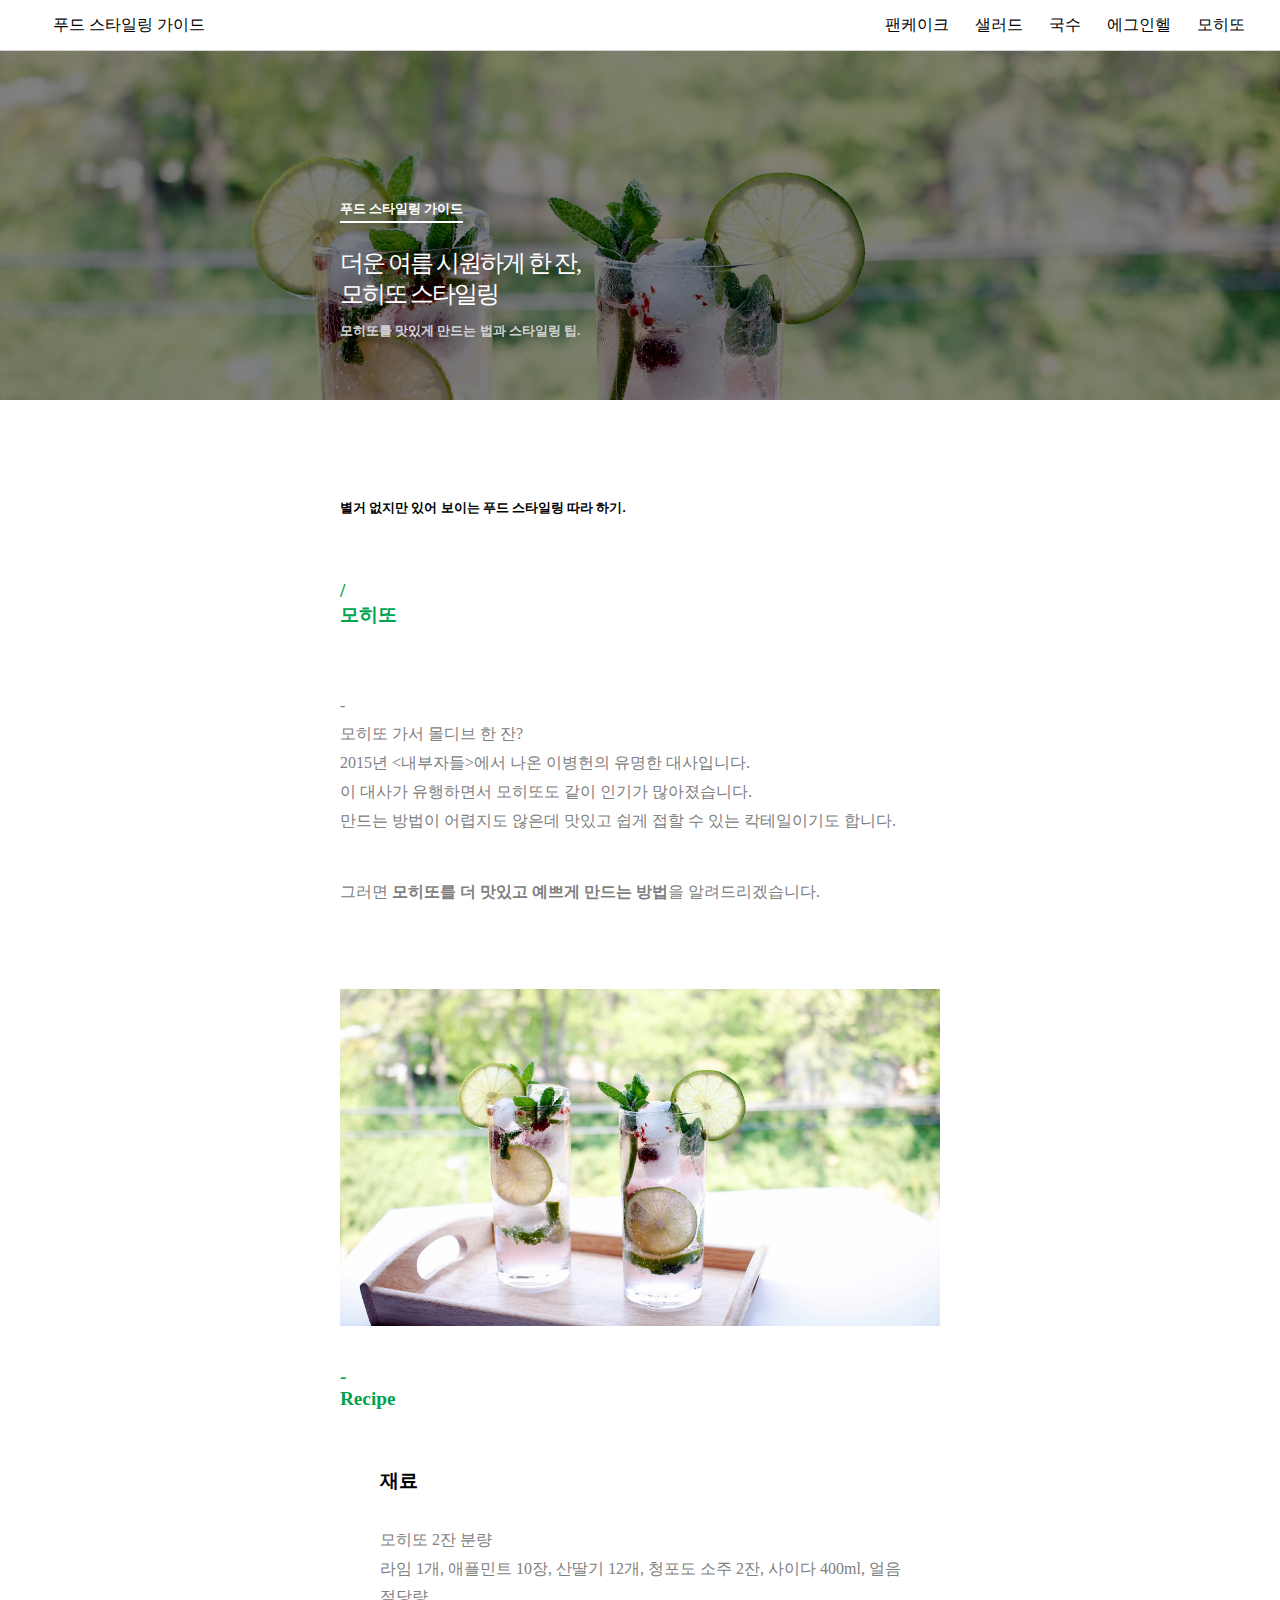
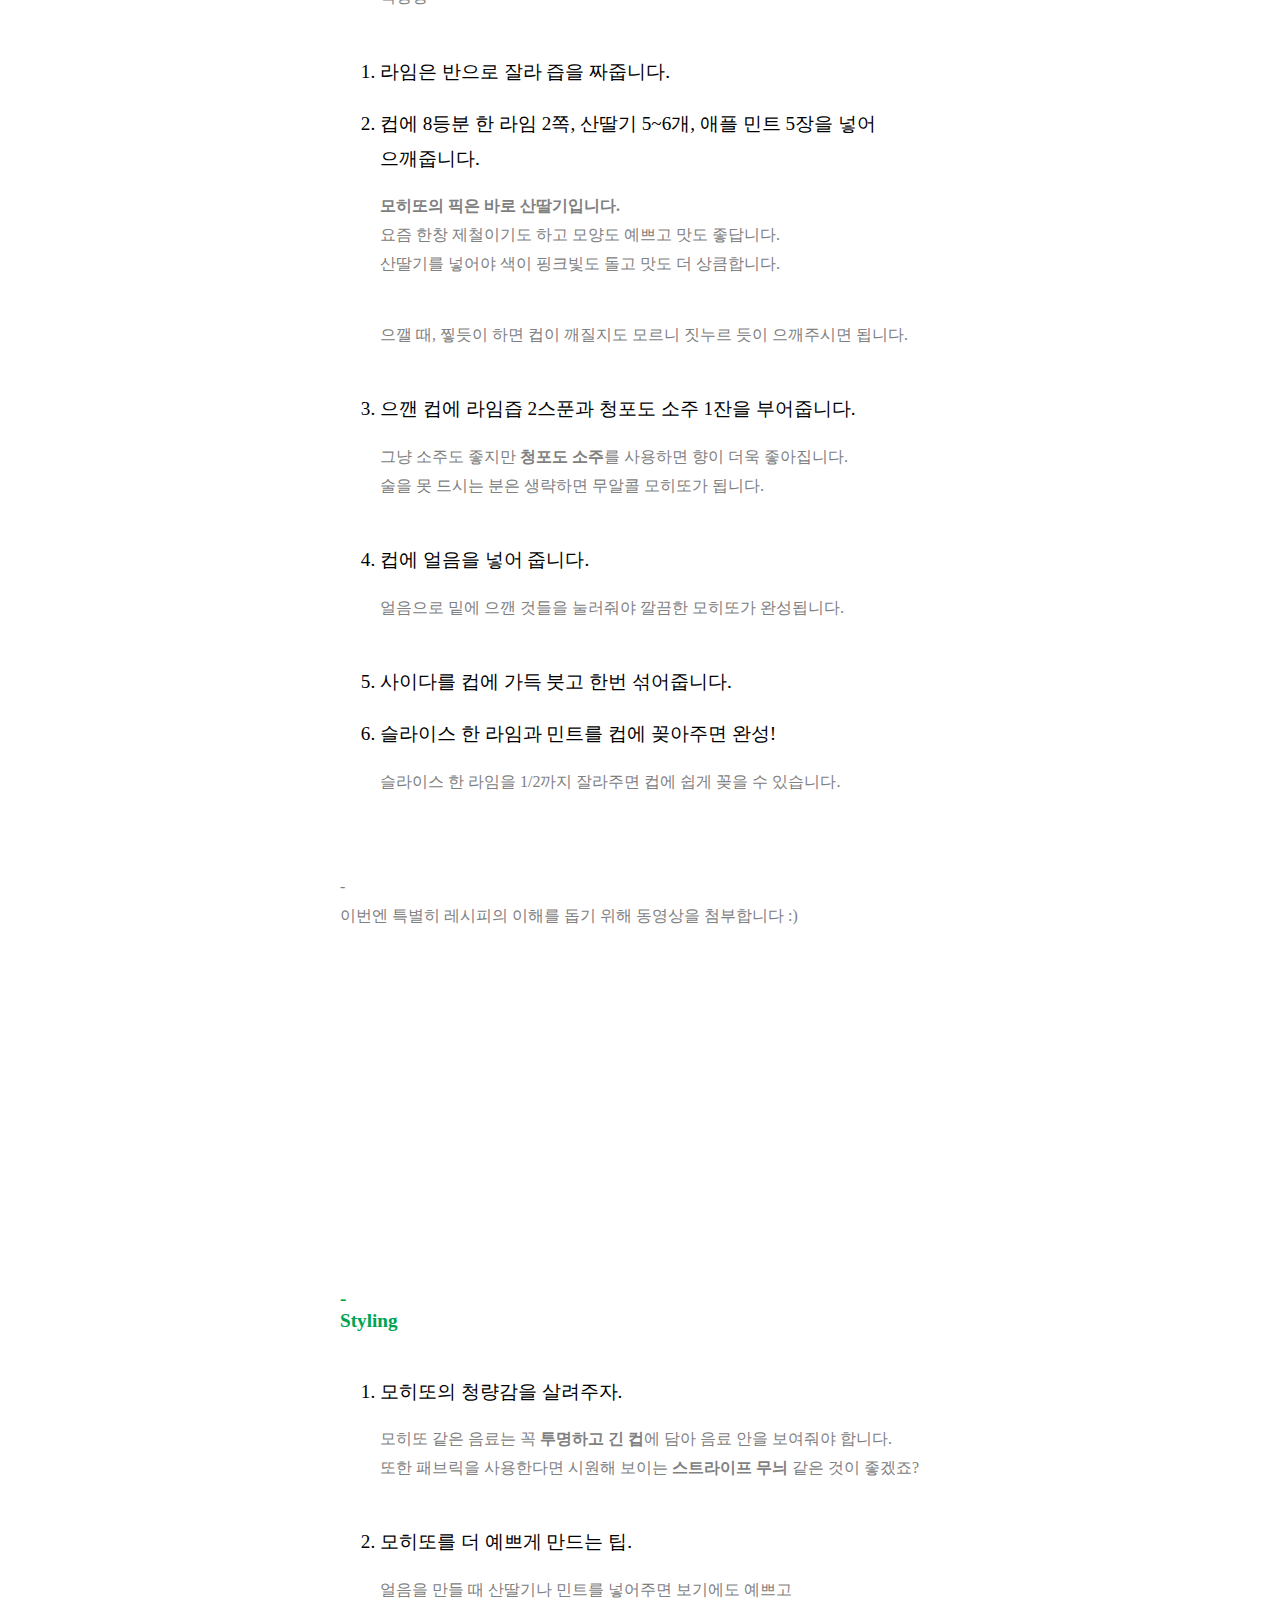
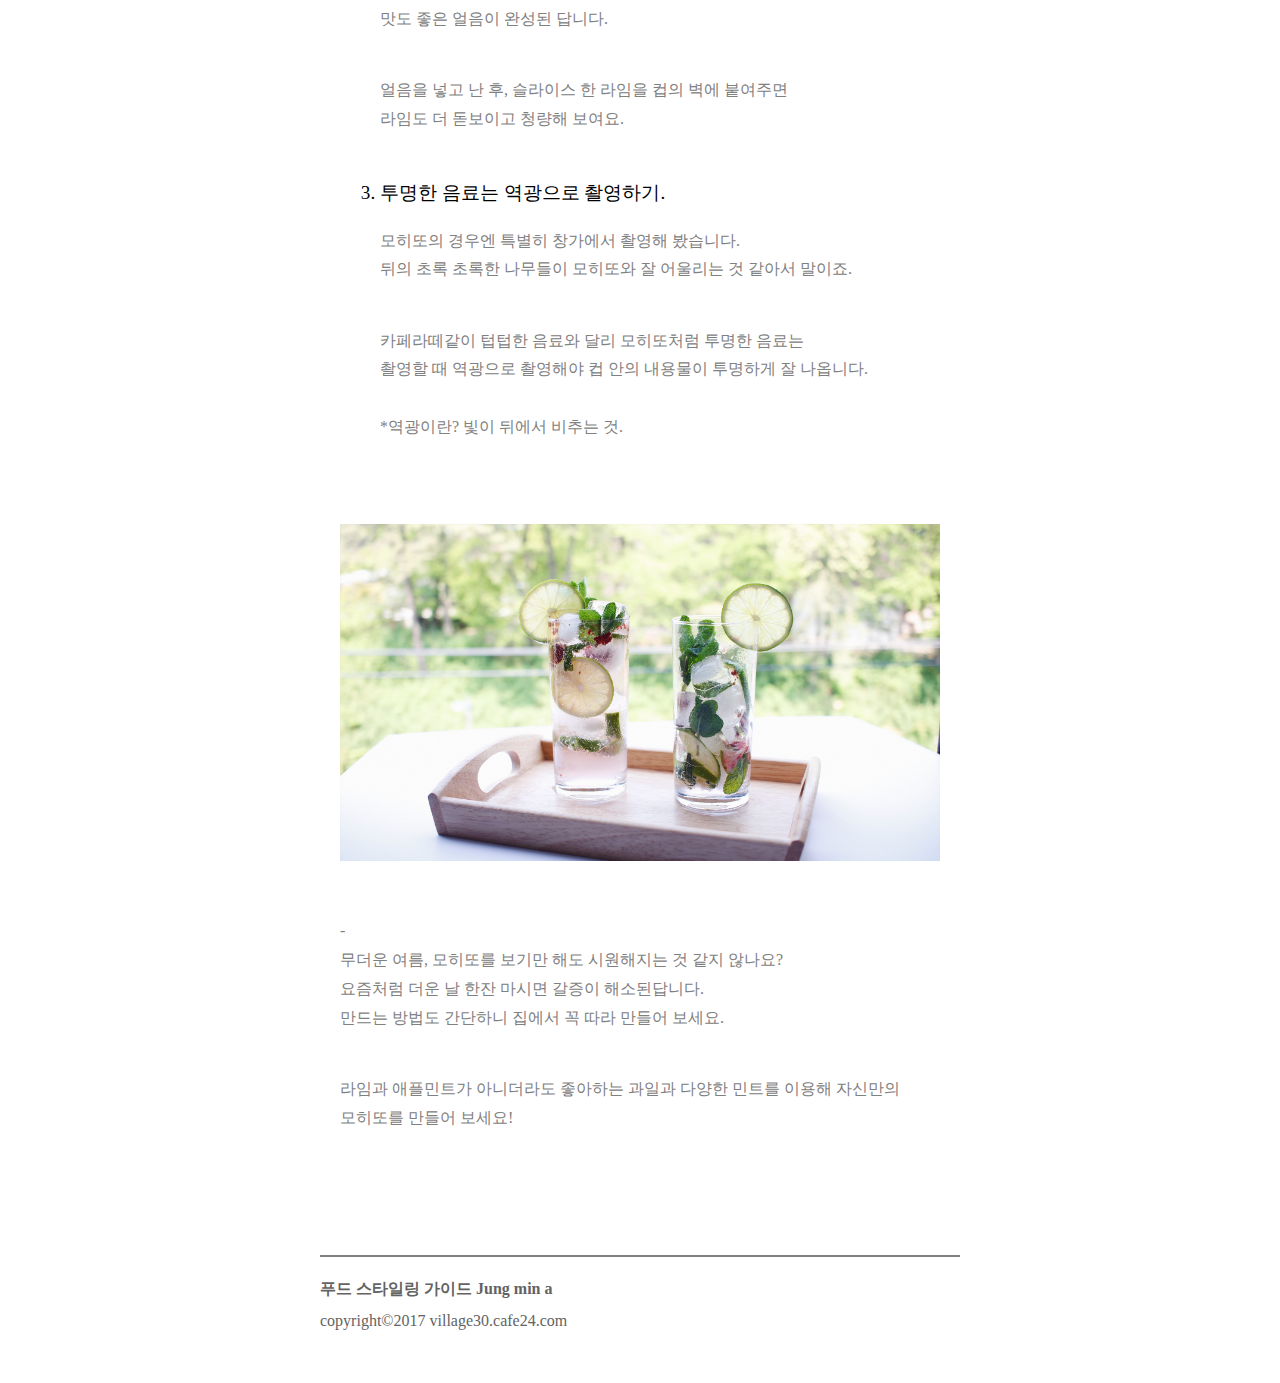
<file: doc4.html>
<!DOCTYPE html1>
<head>
	<meta charset="utf-8">
	<title>모히또</title>
		<meta name="viewport" content="width=device-width, initial-scale=1.0, maximum-scale=1.0, minimum-scale=1.0">
		<meta property="og:url" content="http://village30.cafe24.com">
		<meta property="og:type" content="website">
		<meta property="og:title" content="푸드 스타일링-어떻게 하는 걸까?">
		<meta property="og:image" content="./img/img-26.JPG">
		<meta property="og:description" content="푸드스타일링이 무엇인지, 어떻게 하는지 궁금한 사람들을 위한 푸드스타일링 가이드">
		<link href='//spoqa.github.io/spoqa-han-sans/css/SpoqaHanSans-kr.css' rel='stylesheet' type='text/css'> 
    	<link rel='stylesheet' href='./style1.css'>
    	<style>html { font-family: 'Spoqa Han Sans', 'Sans-serif'; }</style>
</head>
<body>
<div class="wrap">
<nav>

        <div>
          <svg id="menu-icon" fill="#000000" height="40" viewBox="0 0 24 24" width="40" xmlns="http://www.w3.org/2000/svg" onclick="nav.style.left = '0px';">
          <path d="M0 0h24v24H0z" fill="none"/>
          <path d="M3 18h18v-2H3v2zm0-5h18v-2H3v2zm0-7v2h18V6H3z"/>
      </svg>

           <a href="./index.html" target="_self">푸드 스타일링 가이드</a>
        </div>
        <ul id="nav">
           <li><svg id="close" fill="gray" height="30" viewBox="0 0 24 24" width="30" xmlns="http://www.w3.org/2000/svg" onclick="nav.style.left='-250px';">Close
           <path d="M19 6.41L17.59 5 12 10.59 6.41 5 5 6.41 10.59 12 5 17.59 6.41 19 12 13.41 17.59 19 19 17.59 13.41 12z"/>
           <path d="M0 0h24v24H0z" fill="none"/>
           </svg></li>
           <li><a href="./index2.html" target="_self">팬케이크</a></li>
           <li><a href="./doc1.html" target="_self">샐러드</a></li>
           <li><a href="./doc2.html" target="_self">국수</a></li>
           <li><a href="./doc3.html" target="_self">에그인헬</a></li>
           <li><a href="./doc4.html" target="_self">모히또</a></li>
        </ul>
        </nav>
</div>
<header style="background: url('./img/img-26.jpg');background-size: 100%; ">
	<div class="bottom"></div>
	<div class="top">
		<h2><em>푸드 스타일링 가이드</em></h2>
		<h1>더운 여름 시원하게 한 잔,<br>모히또 스타일링</h1>
		<p>모히또를 맛있게 만드는 법과 스타일링 팁.</p>
	</div>
</header>

<main>
<h2>별거 없지만 있어 보이는 푸드 스타일링 따라 하기.</h2>

<h4 style="color: #00a350;">/<br>모히또</h4>

<p>-<br>
모히또 가서 몰디브 한 잔?<br>
2015년 <내부자들>에서 나온 이병헌의 유명한 대사입니다.<br>
이 대사가 유행하면서 모히또도 같이 인기가 많아졌습니다.<br>
만드는 방법이 어렵지도 않은데 맛있고 쉽게 접할 수 있는 칵테일이기도 합니다.</p>

<p>그러면 <strong>모히또를 더 맛있고 예쁘게 만드는 방법</strong>을 알려드리겠습니다.</p> 
<img src="./img/img-26.jpg">
<h1 style="color: #00a350;">-<br>Recipe</h1>
	<ol>
	<h5>재료</h5>
	<p>모히또 2잔 분량<br>
	라임 1개, 애플민트 10장, 산딸기 12개, 청포도 소주 2잔, 사이다 400ml, 얼음 적당량</p>
	<li> 라임은 반으로 잘라 즙을 짜줍니다.</li>
	<br>

<li> 컵에 8등분 한 라임 2쪽, 산딸기 5~6개, 애플 민트 5장을 넣어 으깨줍니다.</li>
<p><strong>모히또의 픽은 바로 산딸기입니다.</strong><br>
요즘 한창 제철이기도 하고 모양도 예쁘고 맛도 좋답니다.<br>
산딸기를 넣어야 색이 핑크빛도 돌고 맛도 더 상큼합니다.</p>
<p>으깰 때, 찧듯이 하면 컵이 깨질지도 모르니 짓누르 듯이 으깨주시면 됩니다.</p>

<li> 으깬 컵에 라임즙 2스푼과 청포도 소주 1잔을 부어줍니다.</li>
<p>그냥 소주도 좋지만 <strong>청포도 소주</strong>를 사용하면 향이 더욱 좋아집니다.<br>
술을 못 드시는 분은 생략하면 무알콜 모히또가 됩니다. </p>

<li> 컵에 얼음을 넣어 줍니다.</li> 
<p>얼음으로 밑에 으깬 것들을 눌러줘야 깔끔한 모히또가 완성됩니다.</p>

<li> 사이다를 컵에 가득 붓고 한번 섞어줍니다.</li>
<br>
<li> 슬라이스 한 라임과 민트를 컵에 꽂아주면 완성!</li>
<p>슬라이스 한 라임을 1/2까지 잘라주면 컵에 쉽게 꽂을 수 있습니다.</p>
</ol>
<br>
<p>-<br>
이번엔 특별히 레시피의 이해를 돕기 위해 동영상을 첨부합니다 :)</p>
<iframe width="560" height="315" src="https://www.youtube.com/embed/FsjYGgMWmKk" frameborder="0" allowfullscreen></iframe>
<br>
<h1 style="color: #00a350;">-<br>Styling</h1>
	<ol>
	<li> 모히또의 청량감을 살려주자.</li>
<p>모히또 같은 음료는 꼭 <strong>투명하고 긴 컵</strong>에 담아 음료 안을 보여줘야 합니다.<br>
또한 패브릭을 사용한다면 시원해 보이는 <strong>스트라이프 무늬 </strong>같은 것이 좋겠죠?</p>
<li> 모히또를 더 예쁘게 만드는 팁. </li>
<p>얼음을 만들 때 산딸기나 민트를 넣어주면 보기에도 예쁘고<br>
맛도 좋은 얼음이 완성된 답니다.</p>
<p>얼음을 넣고 난 후, 슬라이스 한 라임을 컵의 벽에 붙여주면<br>
라임도 더 돋보이고 청량해 보여요.</p>
<li> 투명한 음료는 역광으로 촬영하기.</li>
<p>모히또의 경우엔 특별히 창가에서 촬영해 봤습니다.<br>
뒤의 초록 초록한 나무들이 모히또와 잘 어울리는 것 같아서 말이죠.</p>

<p>카페라떼같이 텁텁한 음료와 달리 모히또처럼 투명한 음료는<br> 
촬영할 때 역광으로 촬영해야 컵 안의 내용물이 투명하게 잘 나옵니다.<br>
<br>
*역광이란? 빛이 뒤에서 비추는 것.</p>
</ol>

<img src="./img/img-27.jpg">
<br>
<p>-<br>
무더운 여름, 모히또를 보기만 해도 시원해지는 것 같지 않나요?<br>
요즘처럼 더운 날 한잔 마시면 갈증이 해소된답니다.<br>
만드는 방법도 간단하니 집에서 꼭 따라 만들어 보세요.</p>

<p>라임과 애플민트가 아니더라도 좋아하는 과일과 다양한 민트를 이용해
자신만의 모히또를 만들어 보세요!</p> 
</main>
<footer>
		<hr>
	<p><span>푸드 스타일링 가이드 Jung min a</span><br>
	copyright&copy;2017 <a href="http://village30.cafe24.com">village30.cafe24.com</a></p> 
</footer>
</file>
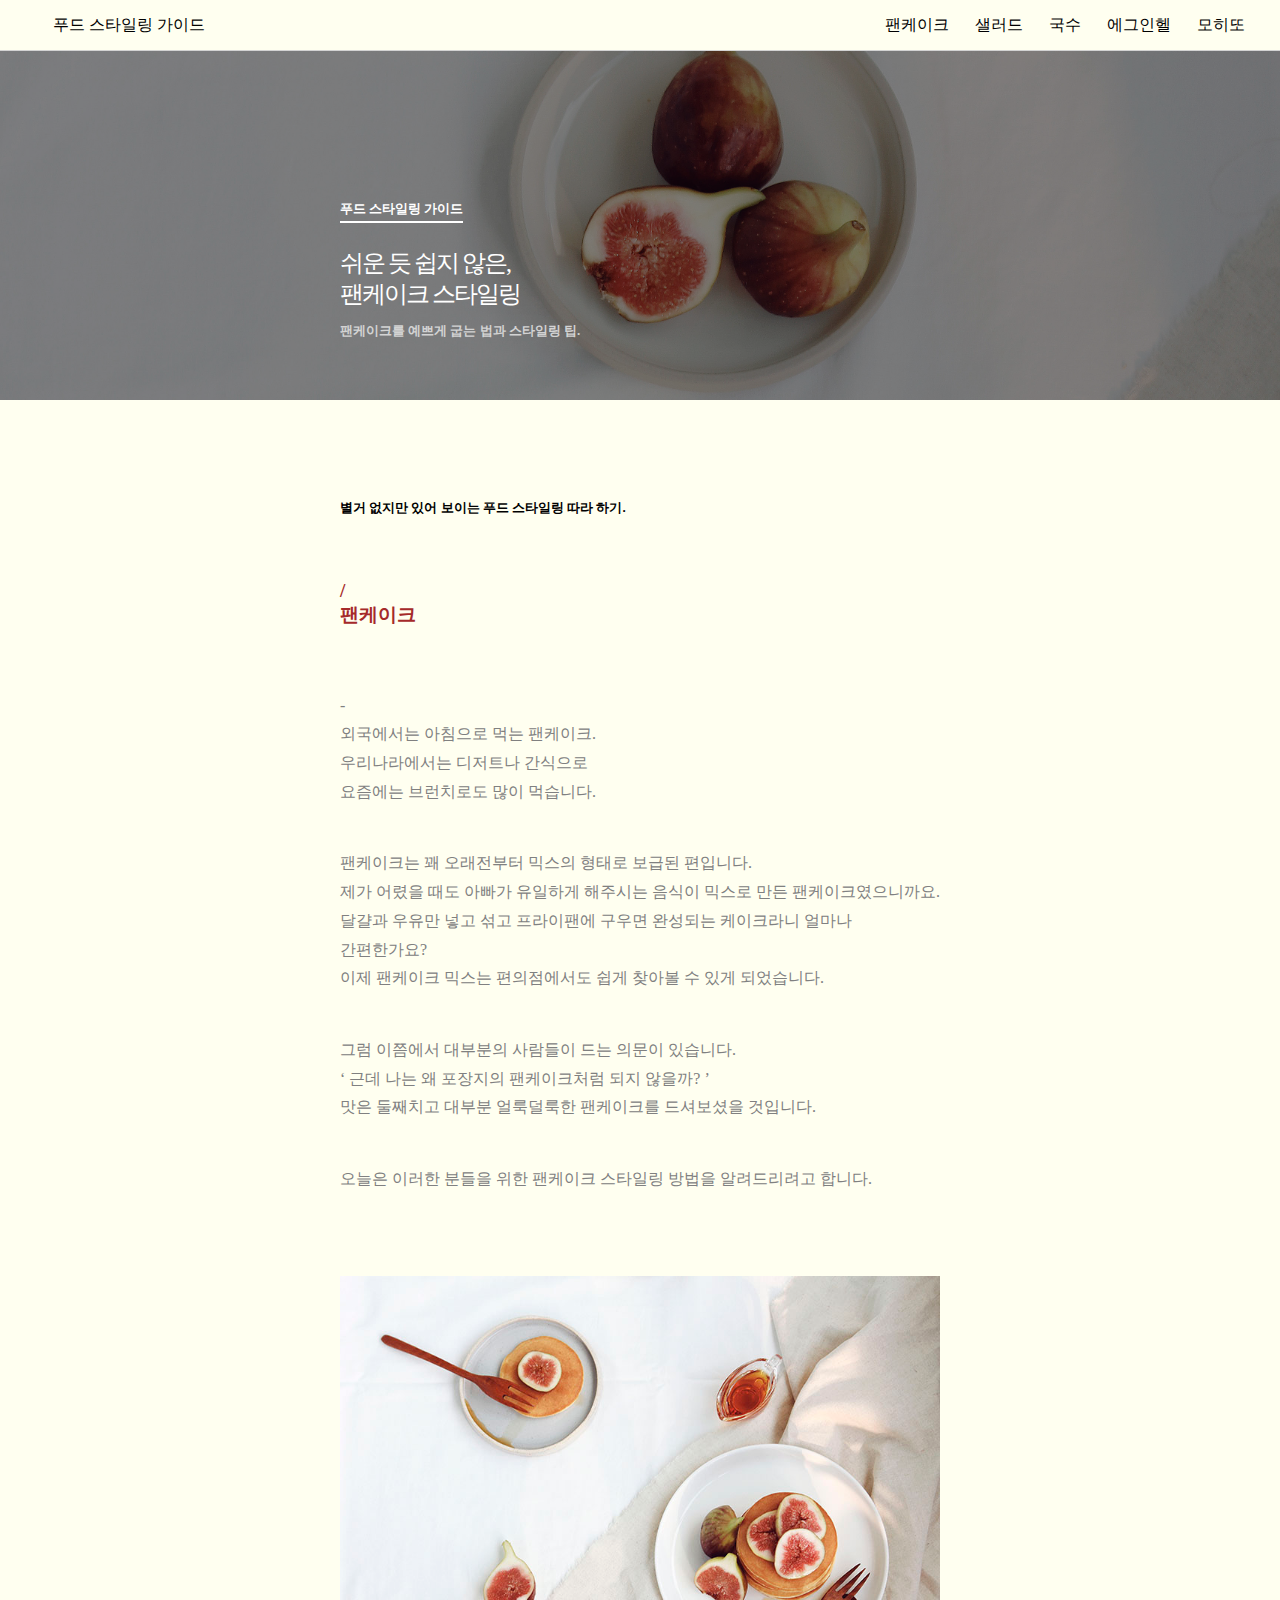
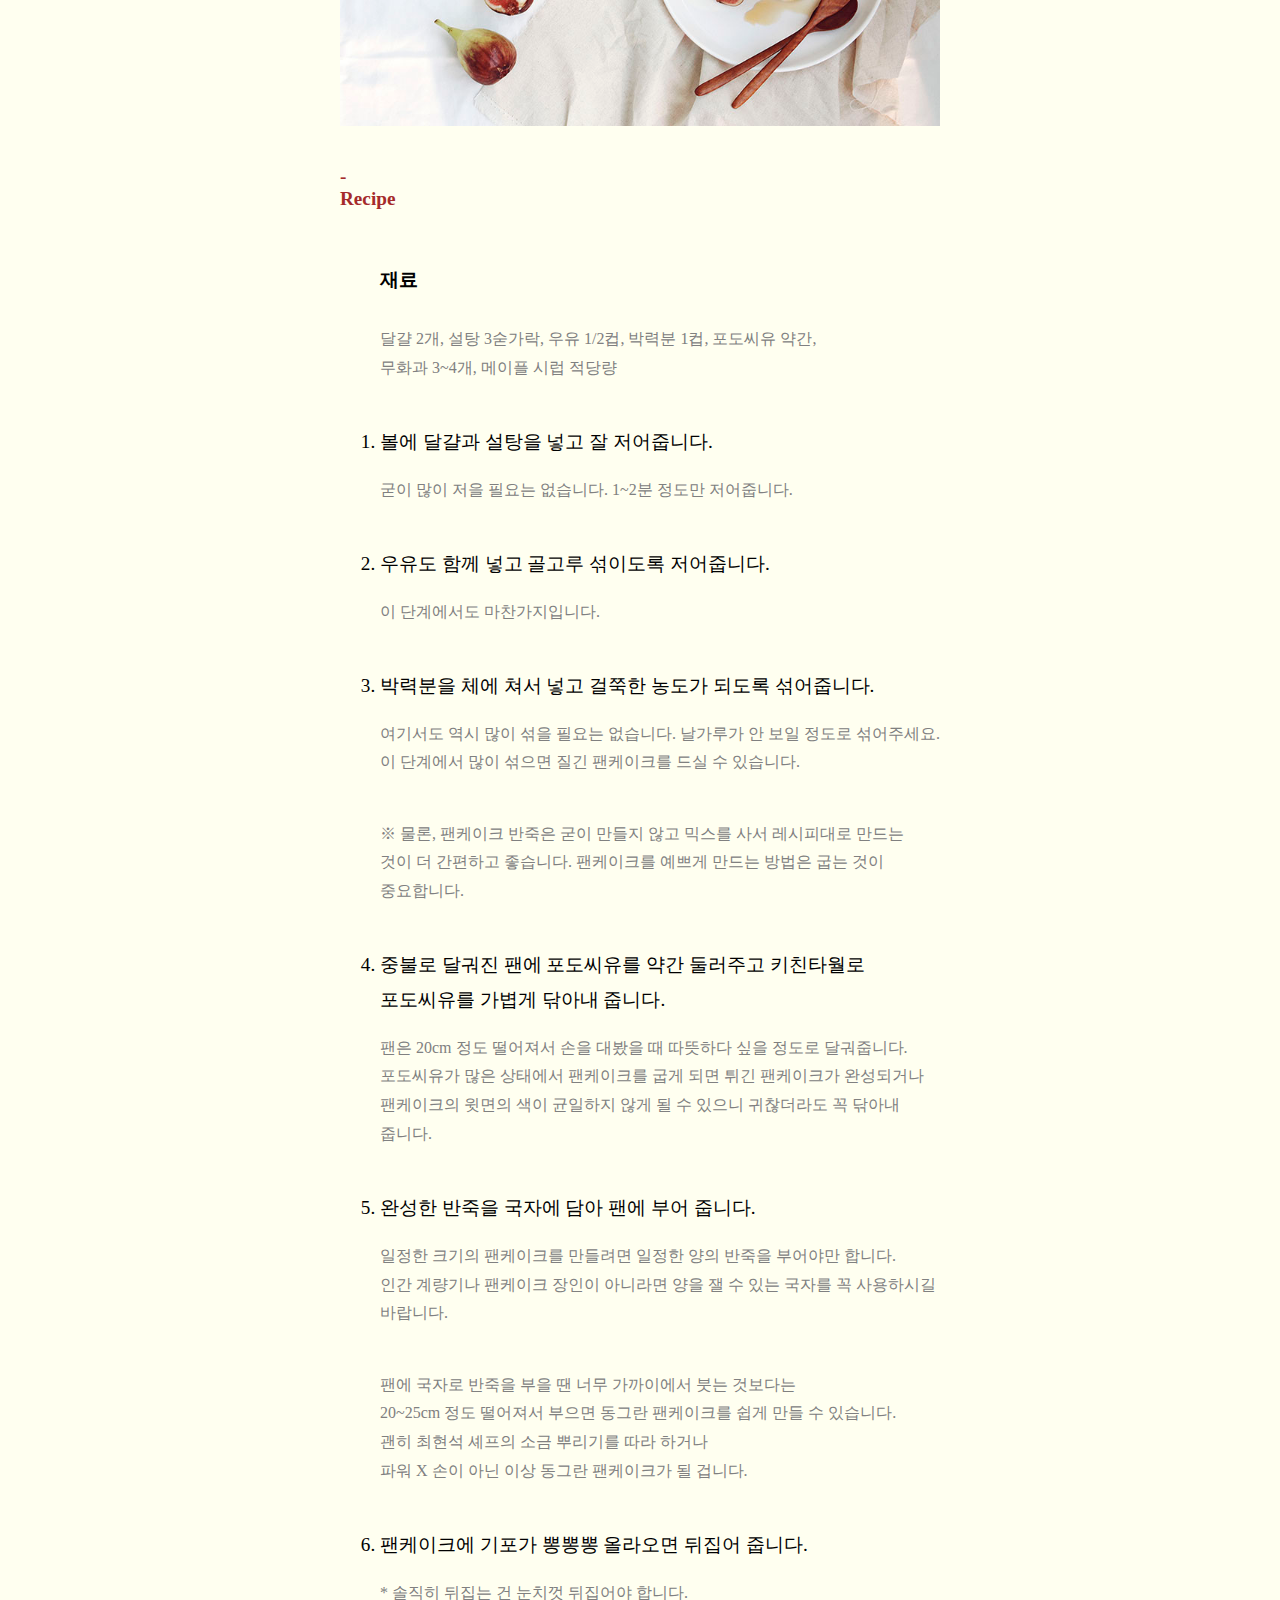
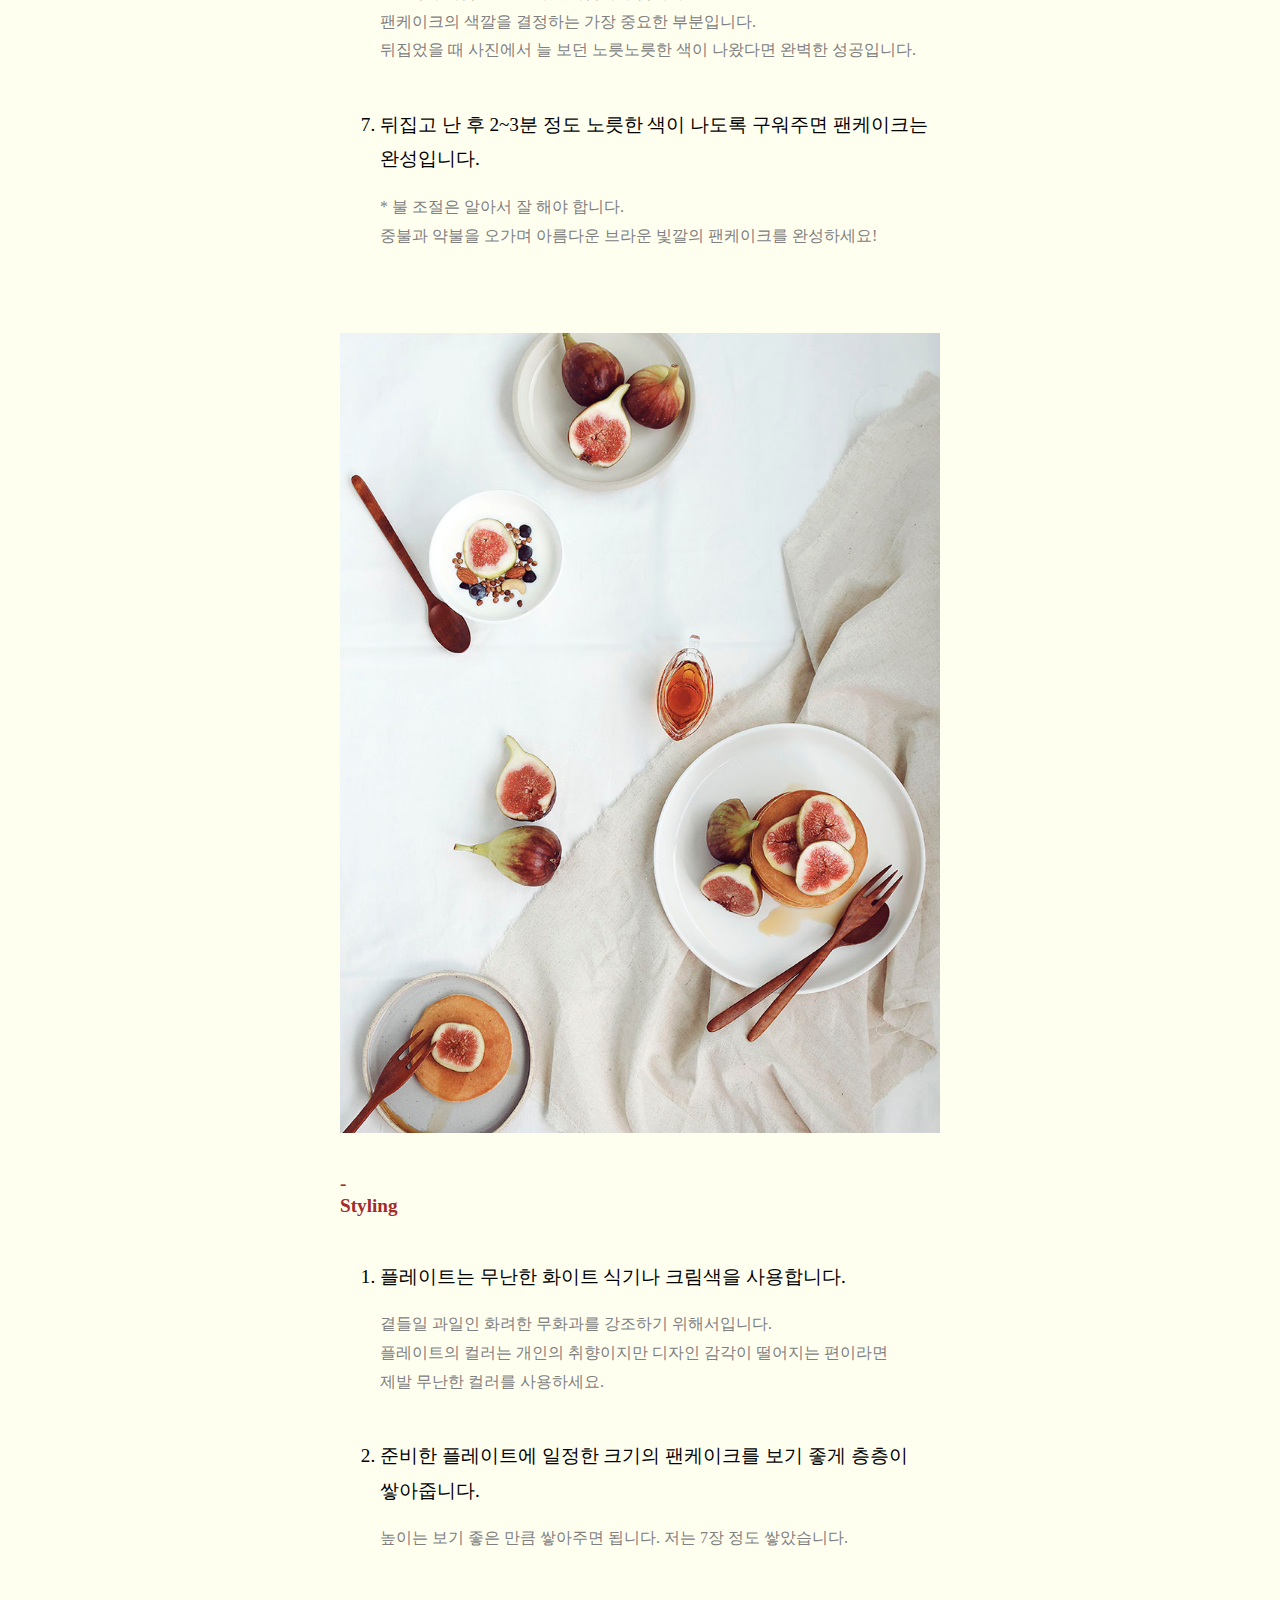
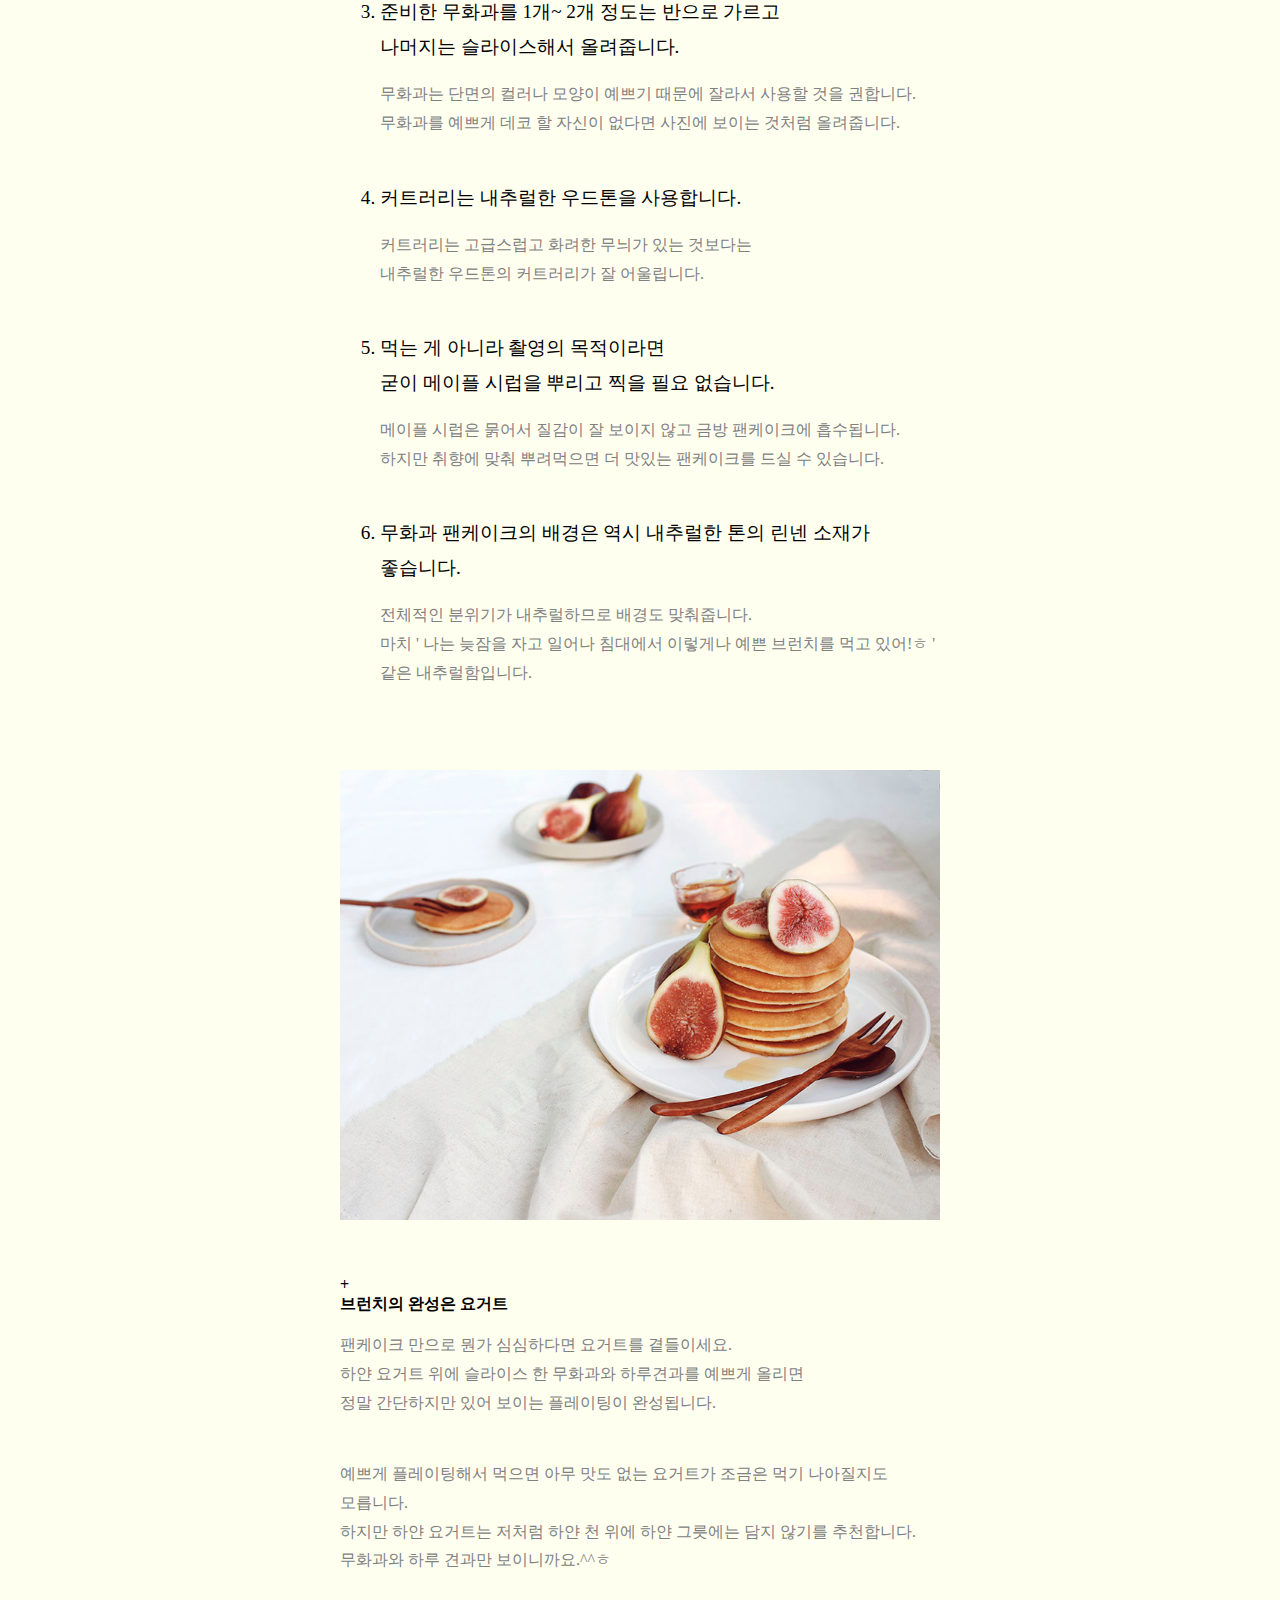
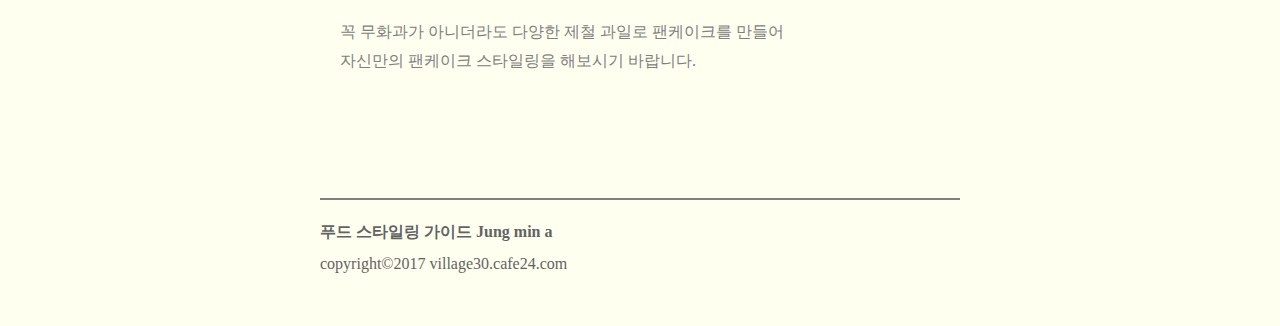
<file: index2.html>
<!DOCTYPE html1>
<head>
	<meta charset="utf-8">
	<title>팬케이크</title>
	<meta name="viewport" content="width=device-width, initial-scale=1.0, maximum-scale=1.0, minimum-scale=1.0">
	<meta property="og:url" content="http://village30.cafe24.com">
	<meta property="og:type" content="website">
	<meta property="og:title" content="푸드 스타일링-어떻게 하는 걸까?">
	<meta property="og:image" content="./img/img-05.jpg">
	<meta property="og:description" content="푸드스타일링이 무엇인지, 어떻게 하는지 궁금한 사람들을 위한 푸드스타일링 가이드">
	<meta name="viewport" content="width=device-width, initial-scale=1.0, maximum-scale=1.0, minimum-scale=1.0"/>

	<link href='//spoqa.github.io/spoqa-han-sans/css/SpoqaHanSans-kr.css' rel='stylesheet' type='text/css'>
    <link rel='stylesheet' href='./style1.css'>
    <style> html { font-family: 'Spoqa Han Sans', 'Sans-serif'; }</style> 
</head>
<body style="background: ivory;">
<div class="wrap">
<nav style="background: ivory;" >
        <div>
          <svg id="menu-icon" fill="#000000" height="40" viewBox="0 0 24 24" width="40" xmlns="http://www.w3.org/2000/svg" onclick="nav.style.left = '0px';">
          <path d="M0 0h24v24H0z" fill="none"/>
          <path d="M3 18h18v-2H3v2zm0-5h18v-2H3v2zm0-7v2h18V6H3z"/>
      </svg>

           <a href="./index.html" target="_self">푸드 스타일링 가이드</a>
        </div>
        <ul id="nav" style="background:ivory;">
           <li><svg id="close" fill="gray" height="30" viewBox="0 0 24 24" width="30" xmlns="http://www.w3.org/2000/svg" onclick="nav.style.left='-250px';">Close
           <path d="M19 6.41L17.59 5 12 10.59 6.41 5 5 6.41 10.59 12 5 17.59 6.41 19 12 13.41 17.59 19 19 17.59 13.41 12z"/>
           <path d="M0 0h24v24H0z" fill="none"/>
           </svg></li>
           <li><a href="./index2.html" target="_self">팬케이크</a></li>
           <li><a href="./doc1.html" target="_self">샐러드</a></li>
           <li><a href="./doc2.html" target="_self">국수</a></li>
           <li><a href="./doc3.html" target="_self">에그인헬</a></li>
           <li><a href="./doc4.html" target="_self">모히또</a></li>
        </ul>
        </nav>
</div>
<header style="background: url(./img/img-05.jpg); background-size: 100%;">
	<div class="bottom"></div>
	<div class="top">
	<h2><em>푸드 스타일링 가이드</em></h2>
	<h1>쉬운 듯 쉽지 않은,<br>
	 팬케이크 스타일링</h1>
		<p>팬케이크를 예쁘게 굽는 법과 스타일링 팁.</p>
		</div>
		</header>
<main style="background: ivory;">
<h2>별거 없지만 있어 보이는 푸드 스타일링 따라 하기.</h2>

<h4 style="color: brown;">/<br>팬케이크</h4>

<p>-<br>
외국에서는 아침으로 먹는 팬케이크.<br>
우리나라에서는 디저트나 간식으로<br>
요즘에는 브런치로도 많이 먹습니다.<br></p>

<p>팬케이크는 꽤 오래전부터 믹스의 형태로 보급된 편입니다.<br>
제가 어렸을 때도 아빠가 유일하게 해주시는 음식이 믹스로 만든 팬케이크였으니까요.<br>
달걀과 우유만 넣고 섞고 프라이팬에 구우면 완성되는 케이크라니 얼마나 간편한가요?<br>
이제 팬케이크 믹스는 편의점에서도 쉽게 찾아볼 수 있게 되었습니다.</p>

<p>그럼 이쯤에서 대부분의 사람들이 드는 의문이 있습니다.<br>
‘ 근데 나는 왜 포장지의 팬케이크처럼 되지 않을까? ’<br>
맛은 둘째치고 대부분 얼룩덜룩한 팬케이크를 드셔보셨을 것입니다.</p> 

<p>오늘은 이러한 분들을 위한 팬케이크 스타일링 방법을 알려드리려고 합니다.</p>
<img src="./img/img-04.jpg">
<h1 style="color: brown;">-<br>Recipe</h1>

<ol>
<h5>재료</h5>
<p>달걀 2개, 설탕 3숟가락, 우유 1/2컵, 박력분 1컵, 포도씨유 약간, <br>
무화과 3~4개, 메이플 시럽 적당량</p>

<li> 볼에 달걀과 설탕을 넣고 잘 저어줍니다.</li>
<p>굳이 많이 저을 필요는 없습니다. 1~2분 정도만 저어줍니다.</p>

<li> 우유도 함께 넣고 골고루 섞이도록 저어줍니다.</li>
<p>이 단계에서도 마찬가지입니다.</p>

<li> 박력분을 체에 쳐서 넣고 걸쭉한 농도가 되도록 섞어줍니다.</li>
<p>여기서도 역시 많이 섞을 필요는 없습니다. 날가루가 안 보일 정도로 섞어주세요.<br>
이 단계에서 많이 섞으면 질긴 팬케이크를 드실 수 있습니다.</p>

<p>※ 물론, 팬케이크 반죽은 굳이 만들지 않고 믹스를 사서 레시피대로 만드는 <br>것이 더 간편하고 좋습니다. 팬케이크를 예쁘게 만드는 방법은 굽는 것이 중요합니다.</p> 

<li> 중불로 달궈진 팬에 포도씨유를 약간 둘러주고 키친타월로<br> 
    포도씨유를 가볍게 닦아내 줍니다.</li>
<p>팬은 20cm 정도 떨어져서 손을 대봤을 때 따뜻하다 싶을 정도로 달궈줍니다.<br> 
포도씨유가 많은 상태에서 팬케이크를 굽게 되면 튀긴 팬케이크가 완성되거나<br>
팬케이크의 윗면의 색이 균일하지 않게 될 수 있으니 귀찮더라도 꼭 닦아내 줍니다.</p>

<li> 완성한 반죽을 국자에 담아 팬에 부어 줍니다.</li>
<p>일정한 크기의 팬케이크를 만들려면 일정한 양의 반죽을 부어야만 합니다.<br>
인간 계량기나 팬케이크 장인이 아니라면 양을 잴 수 있는 국자를 꼭 사용하시길 바랍니다.</p>

<P>팬에 국자로 반죽을 부을 땐 너무 가까이에서 붓는 것보다는 <br>
20~25cm 정도 떨어져서 부으면 동그란 팬케이크를  쉽게 만들 수 있습니다.<br>
괜히 최현석 셰프의 소금 뿌리기를 따라 하거나 <br>파워 X 손이 아닌 이상 동그란 팬케이크가 될 겁니다.</P>        

<li> 팬케이크에 기포가 뽕뽕뽕 올라오면 뒤집어 줍니다.</li>
<p>* 솔직히 뒤집는 건 눈치껏 뒤집어야 합니다.<br>
팬케이크의 색깔을 결정하는 가장 중요한 부분입니다.<br>
뒤집었을 때 사진에서 늘 보던 노릇노릇한 색이 나왔다면 완벽한 성공입니다.</P>

<li> 뒤집고 난 후 2~3분 정도 노릇한 색이 나도록 구워주면 팬케이크는 완성입니다.</li>
<p>* 불 조절은 알아서 잘 해야 합니다.<br> 
중불과 약불을 오가며 아름다운 브라운 빛깔의 팬케이크를 완성하세요!</p>
</ol>
<img src="./img/img-03.jpg">
	<h1 style="color: brown;">-<br>Styling</h1>
	<ol>
	<li> 플레이트는 무난한 화이트 식기나 크림색을 사용합니다.</li>
<p>곁들일 과일인 화려한 무화과를 강조하기 위해서입니다.<br>
플레이트의 컬러는 개인의 취향이지만 디자인 감각이 떨어지는 편이라면<br>
제발 무난한 컬러를 사용하세요.</p>

<li> 준비한 플레이트에 일정한 크기의 팬케이크를 보기 좋게 층층이 쌓아줍니다.</li>
<p>높이는 보기 좋은 만큼 쌓아주면 됩니다. 저는 7장 정도 쌓았습니다.</p>

<li> 준비한 무화과를 1개~ 2개 정도는 반으로 가르고<br> 나머지는 슬라이스해서 올려줍니다.</li>
<p>무화과는 단면의 컬러나 모양이 예쁘기 때문에 잘라서 사용할 것을 권합니다.<br>
무화과를 예쁘게 데코 할 자신이 없다면 사진에 보이는 것처럼 올려줍니다.</p>

<li> 커트러리는 내추럴한 우드톤을 사용합니다.</li> 
<p>커트러리는 고급스럽고 화려한 무늬가 있는 것보다는 <br>
내추럴한 우드톤의 커트러리가 잘 어울립니다.</p>

<li> 먹는 게 아니라 촬영의 목적이라면 <br>굳이 메이플 시럽을 뿌리고 찍을 필요 없습니다.</li>
<p>메이플 시럽은 묽어서 질감이 잘 보이지 않고 금방 팬케이크에 흡수됩니다.<br>
하지만 취향에 맞춰 뿌려먹으면 더 맛있는 팬케이크를 드실 수 있습니다.</p>

<li> 무화과 팬케이크의 배경은 역시 내추럴한 톤의 린넨 소재가 좋습니다.</li>
<p>전체적인 분위기가 내추럴하므로 배경도 맞춰줍니다.<br>
마치 ' 나는 늦잠을 자고 일어나 침대에서 이렇게나 예쁜 브런치를 먹고 있어!ㅎ '<br> 
같은 내추럴함입니다.</p>
</ol>
<img src="./img/img-02.jpg">
<h3>+<br>브런치의 완성은 요거트</h3>  
 
<p>팬케이크 만으로 뭔가 심심하다면 요거트를 곁들이세요.<br>
하얀 요거트 위에 슬라이스 한 무화과와 하루견과를 예쁘게 올리면<br>
정말 간단하지만 있어 보이는 플레이팅이 완성됩니다.</p>

<p>예쁘게 플레이팅해서 먹으면 아무 맛도 없는 요거트가 조금은 먹기 나아질지도 모릅니다.<br>
하지만 하얀 요거트는 저처럼 하얀 천 위에 하얀 그릇에는 담지 않기를 추천합니다.<br>
무화과와 하루 견과만 보이니까요.^^ㅎ</p>
<p>꼭 무화과가 아니더라도  다양한 제철 과일로 팬케이크를 만들어<br>
자신만의 팬케이크 스타일링을 해보시기 바랍니다.</p> 
</main>
<footer style="background: ivory;">
		<hr>
	<p><span>푸드 스타일링 가이드 Jung min a</span><br>
	copyright&copy;2017 <a href="http://village30.cafe24.com">village30.cafe24.com</a></p> 
</footer>
</body>
</file>
<file: style1.css>
html{font-family: 'Spoqa Han Sans', 'Sans-serif'; }
	body, h1, ul, main, img {margin: 0; padding: 0;}
	nav, main, footer{ margin:0 auto; 
					   margin-bottom: 1em; background: white; }
	body {background: white;}
	header{width: 100%; 
		   height: 400px; 
		   background-size: 100%; }
	header div{position: absolute; 
			   width: 100%; 
			   height: 400px;}
	header .top{ position: relative; 
				 width: 600px; 
				 padding-top: 90px; 
				 margin:auto; 
				 height:auto;}
    header .top h1{font-size: 1.5em; 
    			   text-align: left; 
    			   font-weight: 400; 
    			   color: white; 
    			   z-index: 9999; 
    			   letter-spacing: -2px; 
    			   line-height: 130%;}
    header .top h2{padding-top: 100px; 
    			   font-size: 0.8em; 
    			   color: white; 
    			   font-weight: 700;
    			   padding-bottom: 20px;}
    header .top em{font-weight:900; 
    			   font-style: normal; 
    			   border-bottom: 2px solid white;
    			   padding-bottom: 5px;}
    header .top p{font-size: 0.8em;  
    			  font-weight: bold;
    			  color: lightgrey; }
	header .bottom{opacity: 0.5; 
				   background: black;}

    div.wrap{width:100%;margin:auto;}
    nav { background: white; margin:0 auto; margin-bottom: 1em; }
    nav{width: 100%; position:fixed; background: white; height: 50px; margin-bottom: 0;top:0px; left: 0px;z-index: 9999; border-bottom: 1px solid lightgrey;}
    nav a{text-decoration: none; color:black; height: 40px; line-height: 40px; background: none; display: block; padding-top: 5px; padding-left: 5px; padding-right: 5px; font-weight: regular; float: left;margin-right: 1em; }
    nav a:hover{ color: lightgrey; border-bottom: 3px solid lightgrey; }
    nav ul{list-style-type: none; float:right;  text-align:center; width: 400px;}
    nav div a{margin-left: 3em;text-align: right;}
    nav #menu-icon{display: none; float: left; position: fixed; margin:7px;}
    nav #close{display: none;}
    nav li:first-child{display: none; }
  main{ width: 600px; 
      margin: 0 auto; 
      padding-left: 1em; 
      padding-right: 1em; 
      margin-top: 100px;} 
  main h2{color: black;
      font-size:0.8em; }
  main h1{font-size:1.2em;
      padding-bottom: 0.7cm; }
  main h3{color: black; font-size:1em; }
  main h4{font-size:1.2em;
      padding-bottom: 1cm;
      padding-top: 1cm;
      font-weight: regular;}
  main h5{font-size:1.2em;
      color: black;
      line-height: 1.3;
      word-break: keep-all;
      text-align: left;
      font-weight: regular;}
  main ol li{font-size:1.2em;
         color: black;
         line-height: 1.8;
         word-break: keep-all;
         text-align: left;
         font-weight: regular;}
  main ul li{list-style-type: none; 
         font-size:1em;
         color: #636363;
         line-height: 1.8;
         word-break: keep-all;
         text-align: left;
         font-weight: regular;}
  main p{font-size:1em;
       color: grey;
       line-height: 1.8;
       word-break: keep-all; 
       text-align: left; 
       padding-bottom: 0.7cm;
       font-weight: light;}
	main img{width: 100%;
			 margin-top: 40px;
			 margin-bottom: 40px;}

	footer p{ color:#636363; }
    span{font-size: 1em; 
    	 color:#636363; 
    	 font-weight: bold;}
    footer a{text-decoration: none; 
    		 color:#636363; }
    footer a:hover{ color:black; }
    footer hr{border:1px solid grey;}
    footer{ width:40em;
    	   margin:0 auto;
    	   text-align:left;
    	   height:8em;
    	   line-height: 200%;
    	   margin-top: 6em;}
/* Mobile */
@media all
  and (max-width: 600px){
     div.wrap{width:100%;}
     nav{width: 600px; position: fixed; top: 0; left: 0; height: 50px;}
     nav #menu-icon{float: left; cursor: pointer; display: block; left: 0; }
     nav a{float: left; font-size: 1em; margin-left: 1em; text-align: center;}  
     nav div a{ font-size: 1em;}
     nav ul{transition: all 1s;
            -webkit-transition: all 1s;
            background:white; 
            width:150px; position: fixed; 
            top: 50px;float: left; height: 240px;left: -200px; } 
     nav #close{float: right; display: block; margin: 7px;}
     nav #close-button{ float: right; margin:2px; }
     nav li:first-child{display: block; text-align:right; }
	   main{width:calc(100% - 3em); margin-right: 2em; margin-left: 1em;float: left;}
     header{height: 300px;} 
     header div{ height: 300px;}
     header .top h2{padding-top: 30px;} 
	   header .top {padding-left: 1.5em;}
	   footer{width:calc(100% - 2em);margin:3em 1em;}
	   .prev, .next {font-size: 1.5em; top: 60%;padding: 5px;}
       .prev{left:5%;}
       .next{right:5%;}
       .text{  font-size: 1.5em; top: 55%;  }
       .numbertext{top: 30%;padding-bottom: 20%;border: 7px solid white;}
       .slideshow-container{}
}

/* Tablet */
@media all and (min-width: 601px) and (max-width: 1024px){
     nav{width: 100%; position: fixed; height: 50px;}
     nav a{font-size: 1em;}  
     nav div a{font-size: 1em; margin-left: 1em;}
     .prev, .next {font-size: 1.8em; top: 60%;padding: 5px;}
     .prev{left:10%;}
     .next{right:10%;}
     .text{  font-size: 2.5em; top: 55%;  }
     .numbertext{top: 25%;padding-bottom: 25%;border: 8px solid white;}
     .slideshow-container{}
}
/* 1366 */
@media all and (min-width: 901px) and (max-width: 1366px){
      .slideshow-container { max-height:768px; overflow: hidden;}
      .numbertext{padding-bottom: 26%;}
}
</file>
